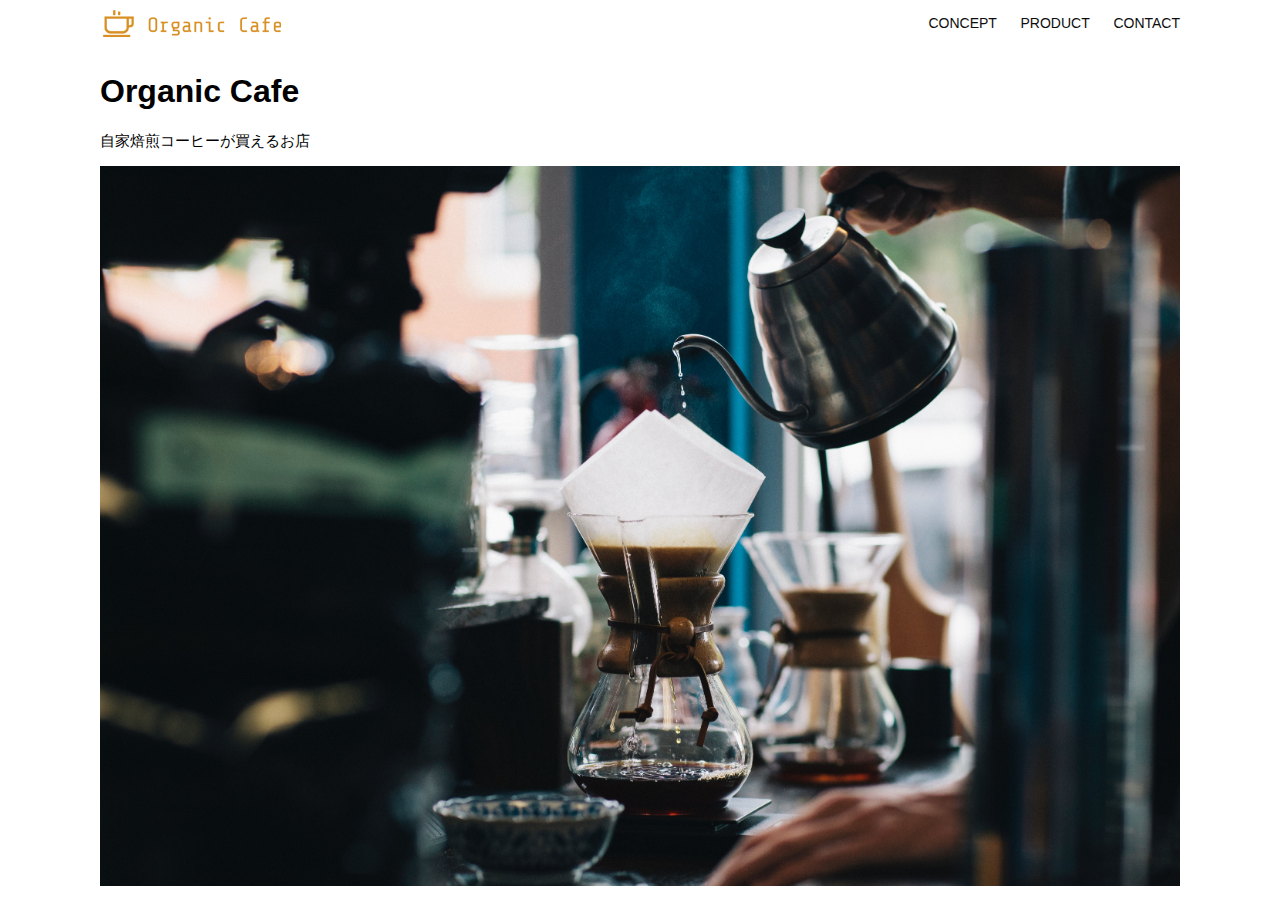
<file: html-css-kadai_013/index.html>
<!DOCTYPE html>
<html>
  <head>
    <title>Organic Cafe</title>
    <meta charset="UTF-8" />
    <meta
      name="description"
      content="自家焙煎のコーヒーがお家で楽しめるOrganic Cafe"
    />
    <meta name="viewport" content="width=device-width, initial-scale=1.0" />
    <link rel="stylesheet" href="style.css" />
  </head>
  <body>
    <!-- ヘッダー -->
    <header>
      <!-- ロゴ -->
      <a href="index.html" id="logo"
        ><img src="images/logo.png" alt="トップページに戻る"
      /></a>

      <!-- PC用ナビゲーション -->
      <nav id="nav-pc">
        <a href="index.html#concept">CONCEPT</a>
        <a href="index.html#product">PRODUCT</a>
        <a href="index.html#contact">CONTACT</a>
      </nav>
      <!-- sp -->
      <img id="menu-sp" src="images/button-menu.png" alt="ナビゲーションを開く" onclick="document.getElementById('nav-sp').style.display = 'block'">
      <nav id="nav-sp">
        <img id="close" src="images/button-close.png" alt="ナビゲーションを閉じる" onclick="document.getElementById('nav-sp').style.display = 'none'">
        <a id="logo-sp" href="index.html" onclick="document.getElementById('nav-sp').style.display = 'none'"><img src="images/logo-sp.png" alt="トップページに戻る"></a>
        <a class="menu" href="index.html#concept" onclick="document.getElementById('nav-sp').style.display = 'none'">CONCEPT</a>
        <a class="menu" href="index.html#product" onclick="document.getElementById('nav-sp').style.display = 'none'">PRODUCT</a>
        <a class="menu" href="index.html#contact" onclick="document.getElementById('nav-sp').style.display = 'none'">CONTACT</a>
      </nav>
    </header>
    <main>
      <article>
        <!-- メインビジュアル -->
        <section id="main-visual">
          <div id="main-message">
            <h1>Organic Cafe</h1>
            <p>自家焙煎コーヒーが買えるお店</p>
          </div>
          <img
            src="images/main-image.jpg"
            alt="コーヒーをハンドドリップで淹れる画像"
          />
        </section>
      </article>
    </main>
  </body>
</html>
</file>
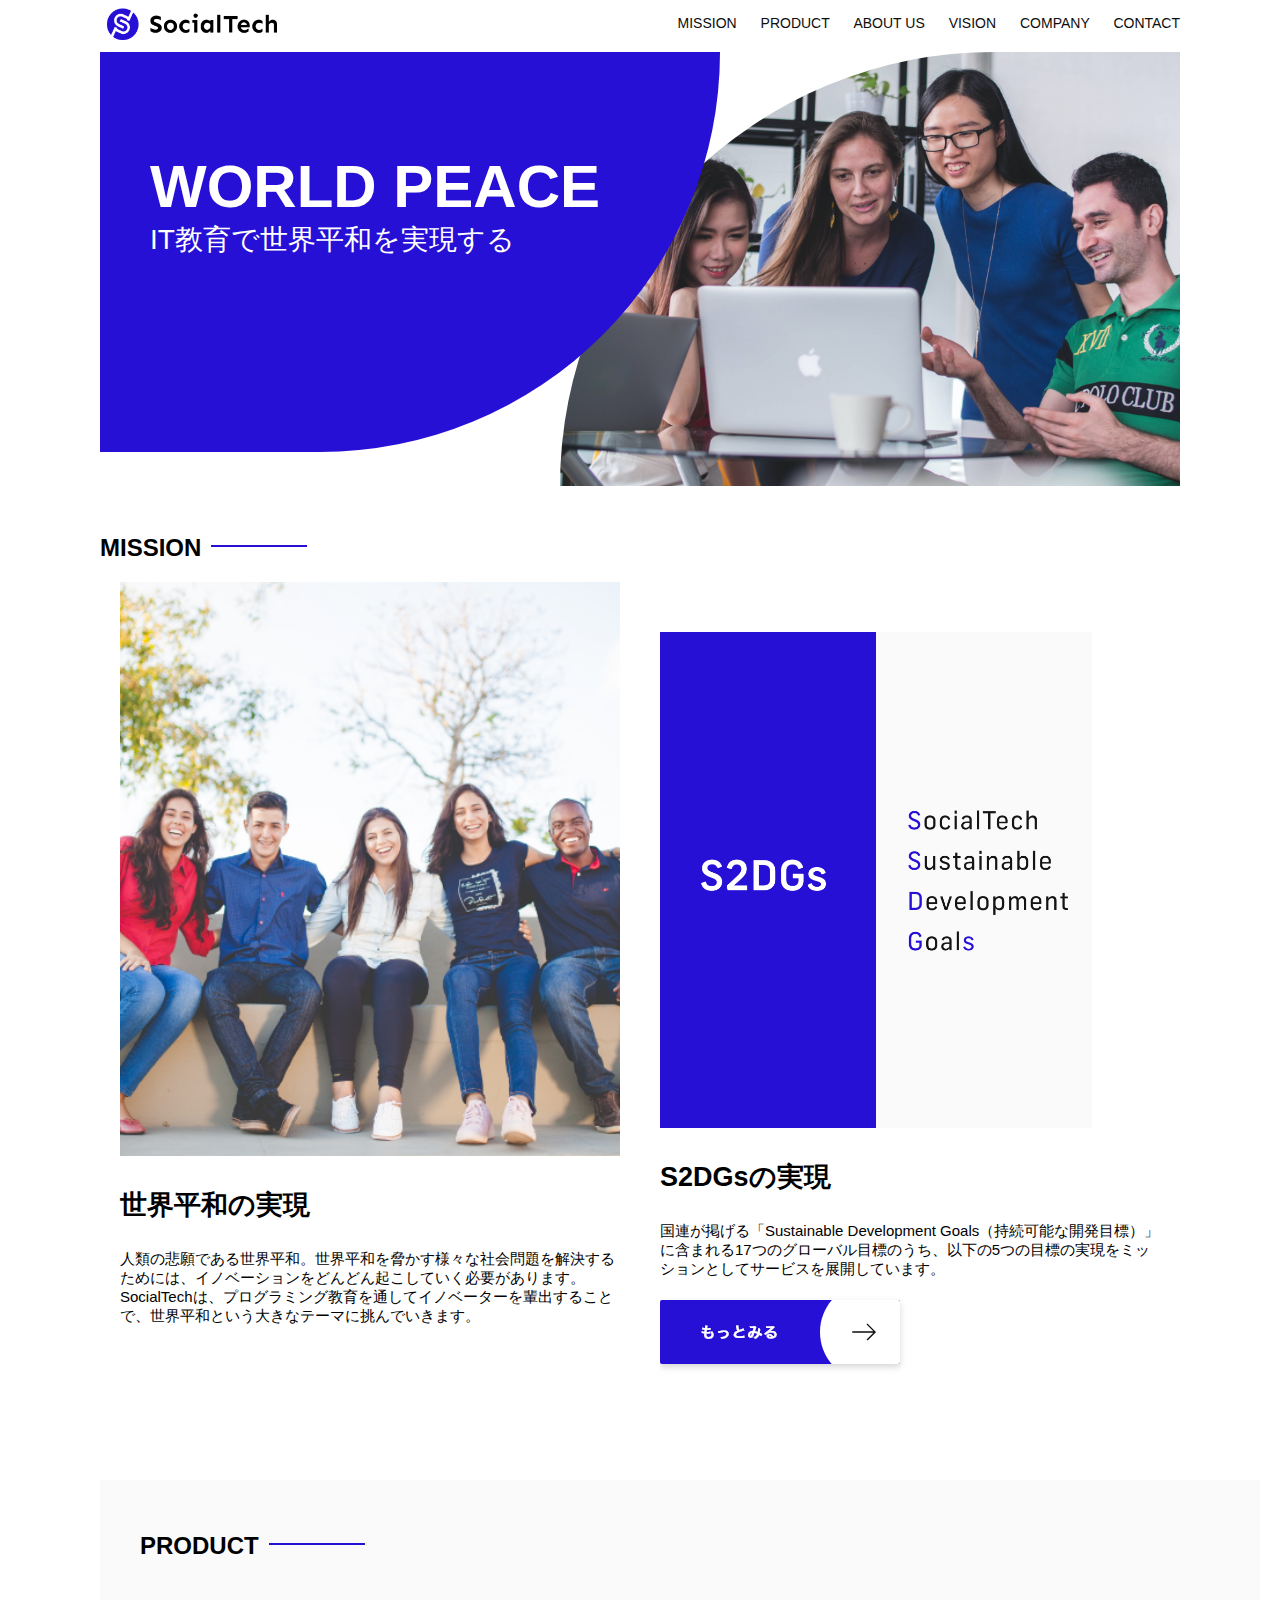
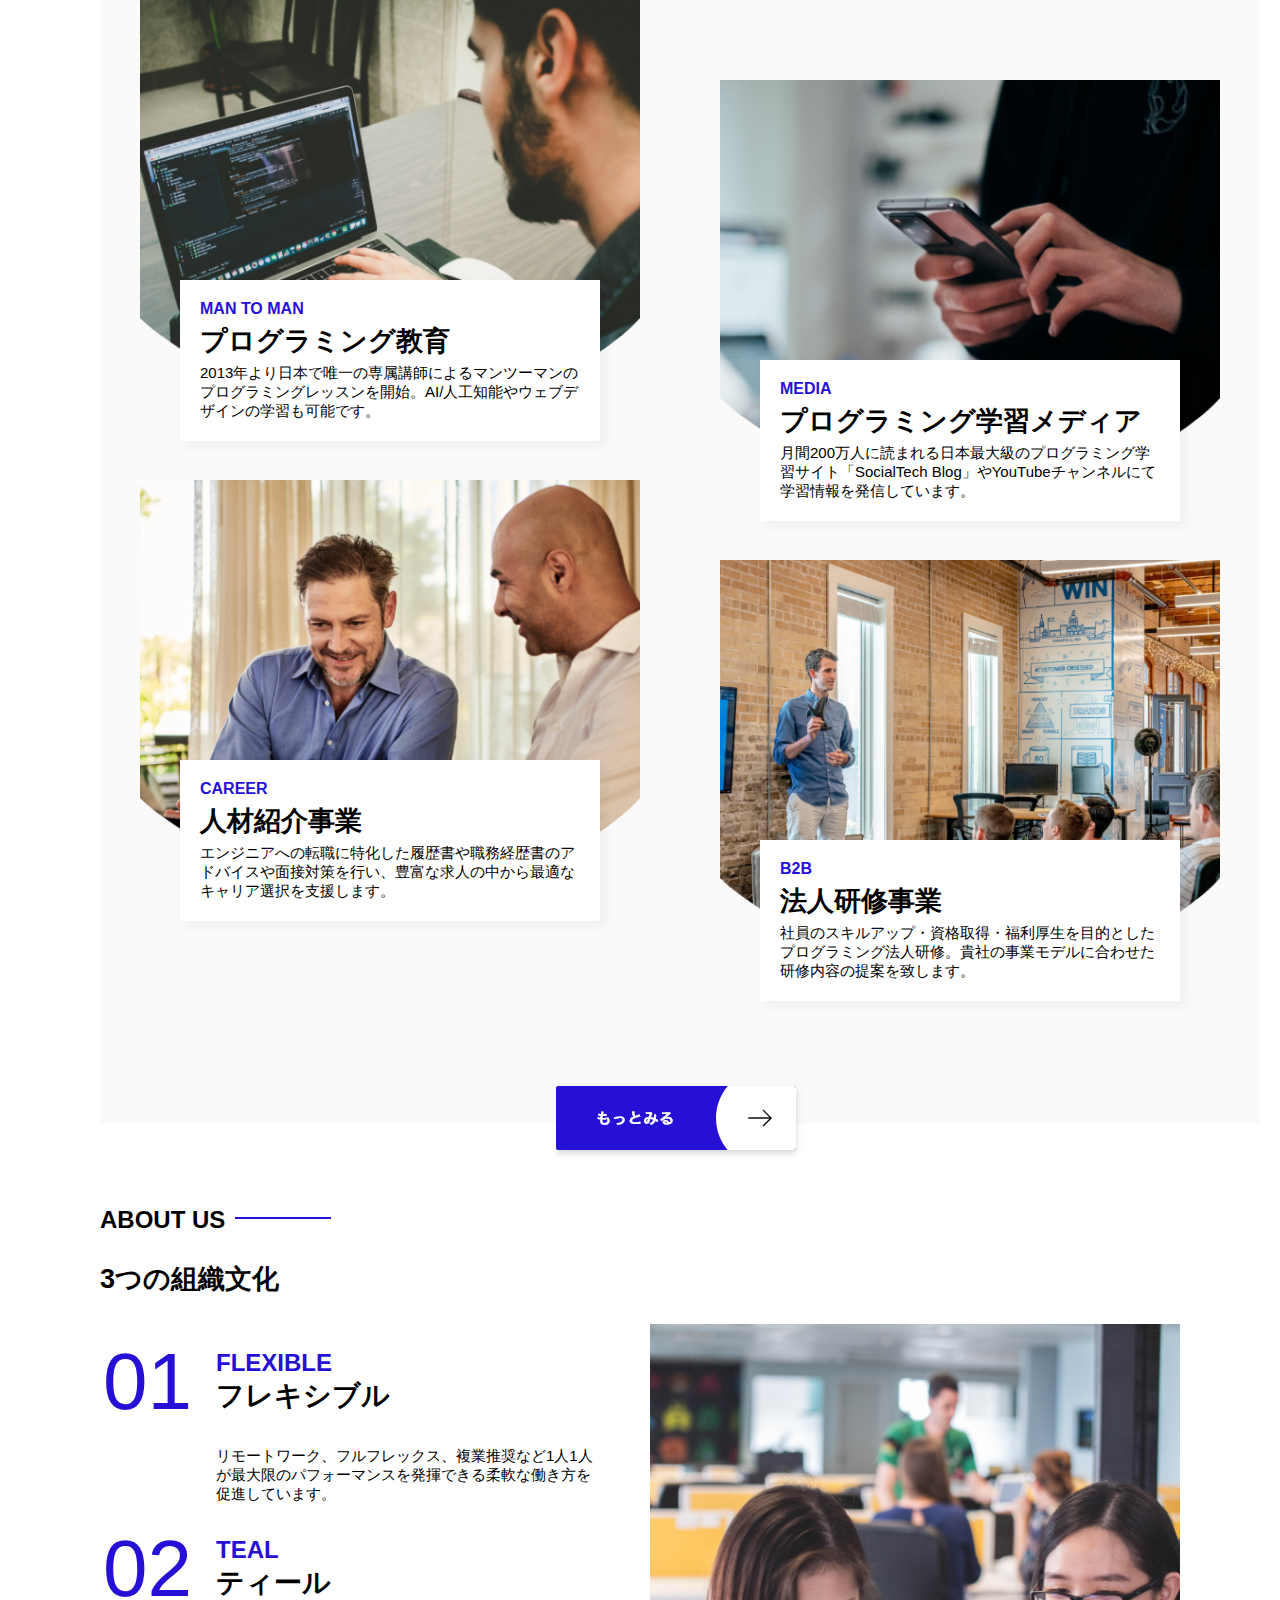
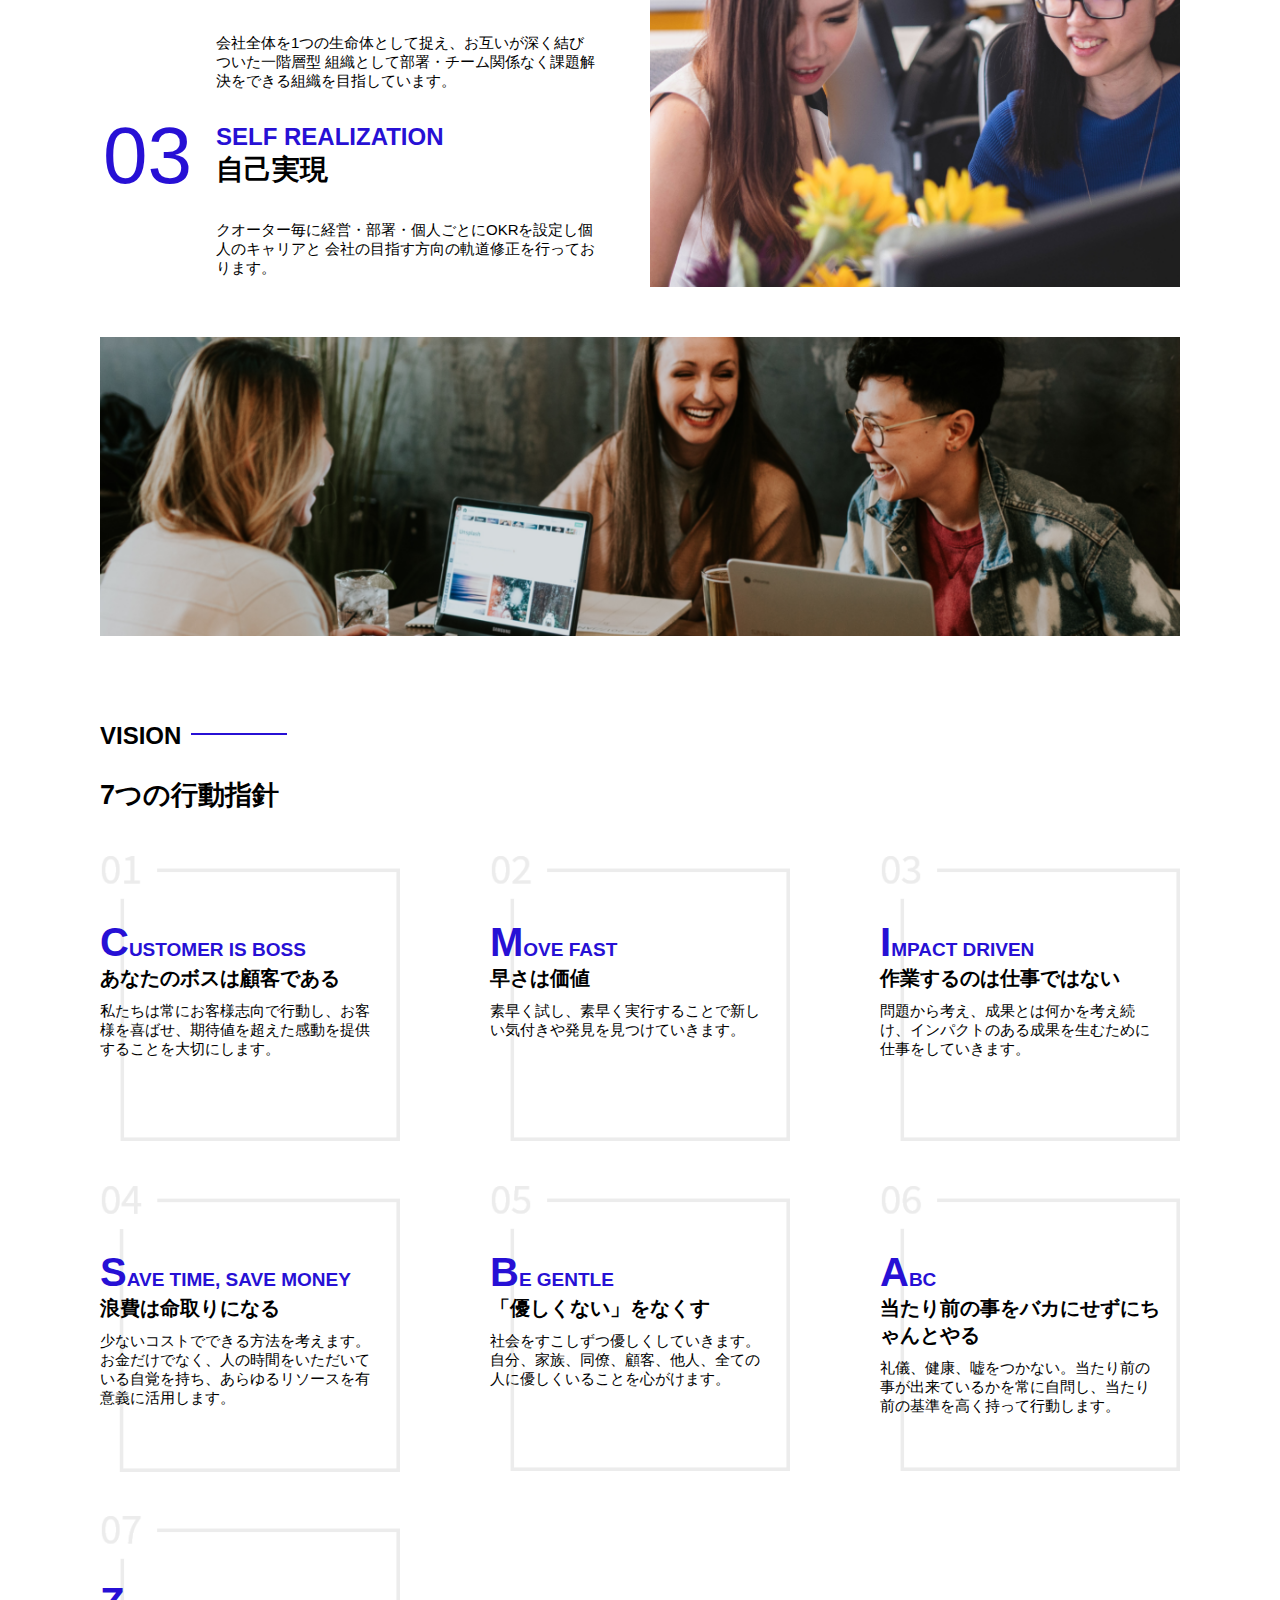
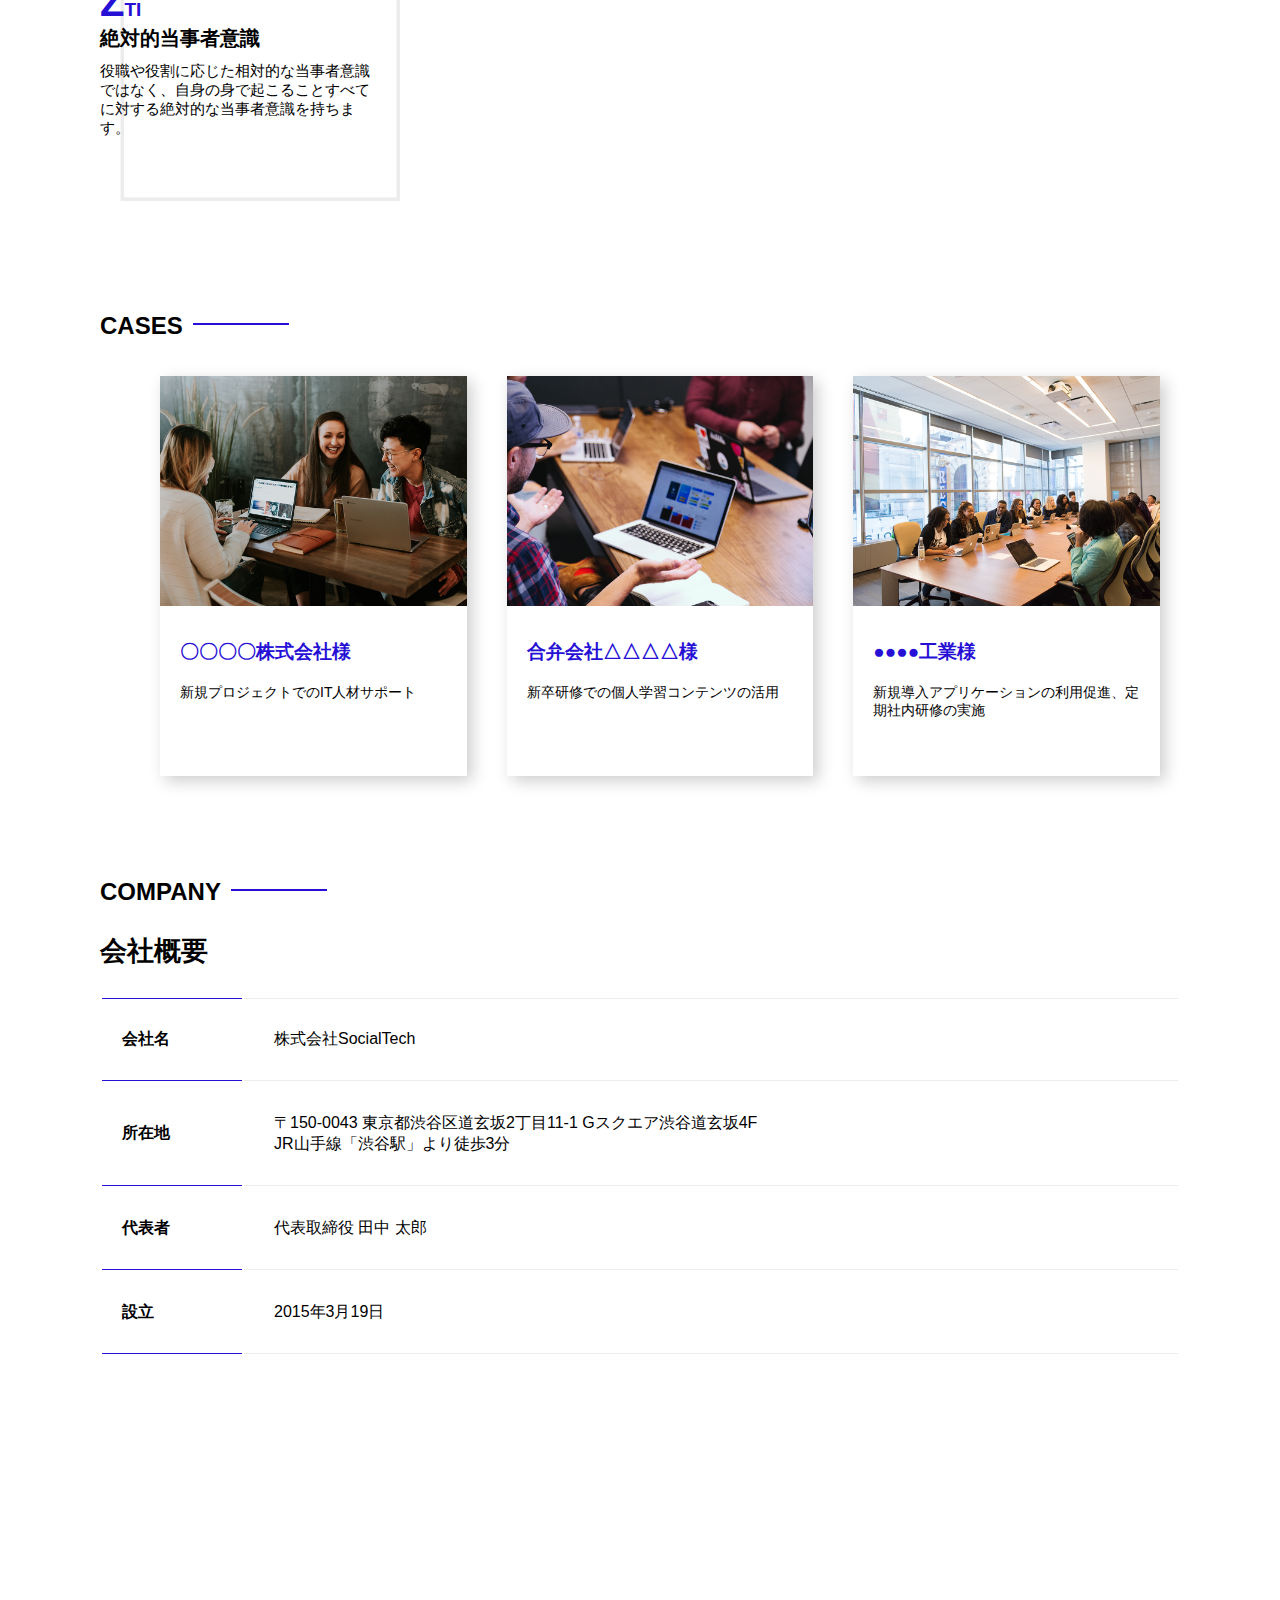
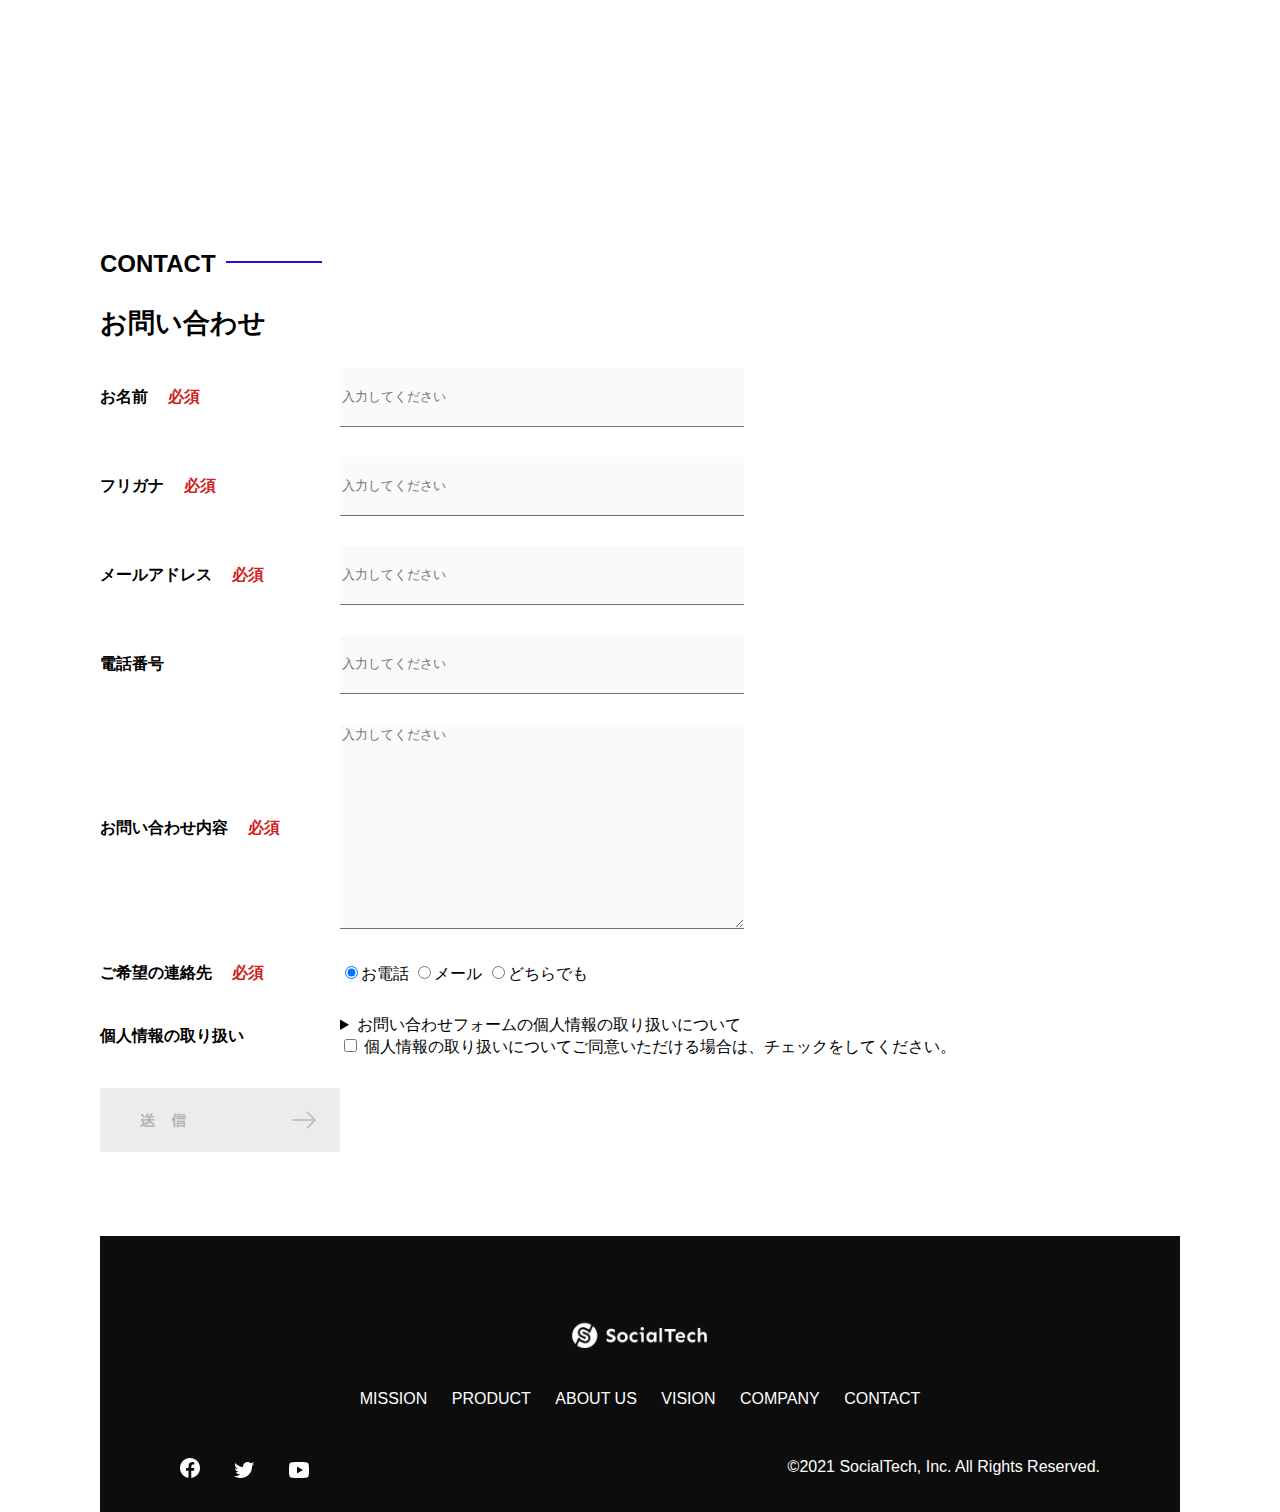
<file: socialtech-kadai_012/index.html>
<!DOCTYPE html>
<html>
  <head>
    <title>SocialTech</title>
    <meta charset="UTF-8" />
    <meta
      name="description"
      content="SocialTechはEdTech業界のリーディングカンパニーを目指します。"
    />
    <meta name="viewport" content="width=device-width, initial-scale=1.0" />
    <link rel="stylesheet" href="style.css" />
  </head>
  <body>
    <!-- ヘッダー -->
    <header>
      <!-- ロゴ -->
      <a href="index.html" id="logo"
        ><img src="images/logo.png" alt="トップページに戻る"
      /></a>

      <!-- PC用ナビゲーション -->
      <nav id="nav-pc">
        <a href="mission.html">MISSION</a>
        <a href="product.html">PRODUCT</a>
        <a href="index.html#aboutus">ABOUT US</a>
        <a href="index.html#vision">VISION</a>
        <a href="index.html#company">COMPANY</a>
        <a href="index.html#contact">CONTACT</a>
      </nav>
    </header>
    <main>
      <article>
        <!-- メインビジュアル -->
        <section id="main-visual">
          <div id="main-message">
            <h1>WORLD PEACE</h1>
            <p>IT教育で世界平和を実現する</p>
          </div>
          <img
            src="images/index/index-main.png"
            alt="PCの周りに集まる多国籍の仲間たち"
          />
        </section>
        <!--ミッション-->
        <section id="mission">
          <h2 class="index-h2">MISSION</h2>
          <div id="mission-flex">
            <div>
              <img
                id="mission-photo"
                src="images/index/index-mission.png"
                alt="屋外のベンチで写真を撮影する多国籍の仲間たち"
              />
              <h3>世界平和の実現</h3>
              <p>
                人類の悲願である世界平和。世界平和を脅かす様々な社会問題を解決するためには、イノベーションをどんどん起こしていく必要があります。SocialTechは、プログラミング教育を通してイノベーターを輩出することで、世界平和という大きなテーマに挑んでいきます。
              </p>
            </div>
            <div>
              <img id="s2dgs" src="images/index/s2dgs.png" alt="S2DGs" />
              <h3>S2DGsの実現</h3>
              <p>
                国連が掲げる「Sustainable Development
                Goals（持続可能な開発目標）」に含まれる17つのグローバル目標のうち、以下の5つの目標の実現をミッションとしてサービスを展開しています。
              </p>
              <a href="mission.html">
                <img src="images/button-more.png" alt="もっとみる" />
              </a>
            </div>
          </div>
        </section>
        <!-- プロダクト -->
        <section id="product">
          <h2 class="index-h2">PRODUCT</h2>
          <div>
            <div id="product-left">
              <div>
                <img
                  class="product-photo"
                  src="images/index/index-mantoman.png"
                  alt="PCでコードを書く男性"
                />
                <div class="product-explain">
                  <span>MAN TO MAN</span>
                  <h3>プログラミング教育</h3>
                  <p>
                    2013年より日本で唯一の専属講師によるマンツーマンのプログラミングレッスンを開始。AI/人工知能やウェブデザインの学習も可能です。
                  </p>
                </div>
              </div>
              <div>
                <img
                  class="product-photo"
                  src="images/index/index-career.png"
                  alt="笑顔で話し合う2人の男性"
                />
                <div class="product-explain">
                  <span>CAREER</span>
                  <h3>人材紹介事業</h3>
                  <p>
                    エンジニアへの転職に特化した履歴書や職務経歴書のアドバイスや面接対策を行い、豊富な求人の中から最適なキャリア選択を支援します。
                  </p>
                </div>
              </div>
            </div>
            <div id="product-right">
              <div>
                <img
                  class="product-photo"
                  src="images/index/index-media.png"
                  alt="スマートフォンを操作する人"
                />
                <div class="product-explain">
                  <span>MEDIA</span>
                  <h3>プログラミング学習メディア</h3>
                  <p>
                    月間200万人に読まれる日本最大級のプログラミング学習サイト「SocialTech
                    Blog」やYouTubeチャンネルにて学習情報を発信しています。
                  </p>
                </div>
              </div>
              <div>
                <img
                  class="product-photo"
                  src="images/index/index-b2b.png"
                  alt="講演中の男性とそれを聴く人々"
                />
                <div class="product-explain">
                  <span>B2B</span>
                  <h3>法人研修事業</h3>
                  <p>
                    社員のスキルアップ・資格取得・福利厚生を目的としたプログラミング法人研修。貴社の事業モデルに合わせた研修内容の提案を致します。
                  </p>
                </div>
              </div>
            </div>
          </div>
          <div>
            <a id="product-more" href="product.html">
              <img src="images/button-more.png" alt="もっとみる" />
            </a>
          </div>
        </section>
        <!---ABOUT US-->
        <section id="aboutus">
          <h2 class="index-h2">ABOUT US</h2>
          <h3>3つの組織文化</h3>
          <div>
            <table class="culture-table">
              <tr>
                <td>
                  <span class="culture-num">01</span>
                </td>
                <td>
                  <span class="culture-en">FLEXIBLE</span>
                  <span class="culture-jp">フレキシブル</span>
                </td>
              </tr>
              <tr>
                <td>
                  <!--空のセル-->
                </td>
                <td>
                  <p class="culture-description">
                    リモートワーク、フルフレックス、複業推奨など1人1人が最大限のパフォーマンスを発揮できる柔軟な働き方を促進しています。
                  </p>
                </td>
              </tr>
              <tr>
                <td>
                  <span class="culture-num">02</span>
                </td>
                <td>
                  <span class="culture-en">TEAL</span>
                  <span class="culture-jp">ティール</span>
                </td>
              </tr>
              <tr>
                <td>
                  <!--空のセル-->
                </td>
                <td>
                  <p class="culture-description">
                    会社全体を1つの生命体として捉え、お互いが深く結びついた一階層型
                    組織として部署・チーム関係なく課題解決をできる組織を目指しています。
                  </p>
                </td>
              </tr>
              <tr>
                <td>
                  <span class="culture-num">03</span>
                </td>
                <td>
                  <span class="culture-en">SELF REALIZATION</span>
                  <span class="culture-jp">自己実現</span>
                </td>
              </tr>
              <tr>
                <td>
                  <!--空のセル-->
                </td>
                <td>
                  <p class="culture-description">
                    クオーター毎に経営・部署・個人ごとにOKRを設定し個人のキャリアと
                    会社の目指す方向の軌道修正を行っております。
                  </p>
                </td>
              </tr>
            </table>
            <img
              class="culture-img"
              src="images/index/index-aboutus1.png"
              alt="笑顔で話し合う2人の女性"
            />
          </div>
          <img
            class="culture-img2"
            src="images/index/index-aboutus2.png"
            alt="笑顔で話し合う3人の男女"
          />
        </section>
        <!-- VISION -->
        <section id="vision">
          <h2 class="index-h2">VISION</h2>
          <h3>7つの行動指針</h3>
          <div>
            <div class="vision-box">
              <img src="images/index/vision-01.png" alt="01" />
              <span>
                <h4>CUSTOMER IS BOSS</h4>
                <h5>あなたのボスは顧客である</h5>
                <p>
                  私たちは常にお客様志向で行動し、お客様を喜ばせ、期待値を超えた感動を提供することを大切にします。
                </p>
              </span>
            </div>
            <div class="vision-box">
              <img src="images/index/vision-02.png" alt="02" />
              <span>
                <h4>MOVE FAST</h4>
                <h5>早さは価値</h5>
                <p>
                  素早く試し、素早く実行することで新しい気付きや発見を見つけていきます。
                </p>
              </span>
            </div>
            <div class="vision-box">
              <img src="images/index/vision-03.png" alt="03" />
              <span>
                <h4>IMPACT DRIVEN</h4>
                <h5>作業するのは仕事ではない</h5>
                <p>
                  問題から考え、成果とは何かを考え続け、インパクトのある成果を生むために仕事をしていきます。
                </p>
              </span>
            </div>
            <div class="vision-box">
              <img src="images/index/vision-04.png" alt="04" />
              <span>
                <h4>SAVE TIME, SAVE MONEY</h4>
                <h5>浪費は命取りになる</h5>
                <p>
                  少ないコストでできる方法を考えます。お金だけでなく、人の時間をいただいている自覚を持ち、あらゆるリソースを有意義に活用します。
                </p>
              </span>
            </div>
            <div class="vision-box">
              <img src="images/index/vision-05.png" alt="05" />
              <span>
                <h4>BE GENTLE</h4>
                <h5>「優しくない」をなくす</h5>
                <p>
                  社会をすこしずつ優しくしていきます。自分、家族、同僚、顧客、他人、全ての人に優しくいることを心がけます。
                </p>
              </span>
            </div>
            <div class="vision-box">
              <img src="images/index/vision-06.png" alt="06" />
              <span>
                <h4>ABC</h4>
                <h5>当たり前の事をバカにせずにちゃんとやる</h5>
                <p>
                  礼儀、健康、嘘をつかない。当たり前の事が出来ているかを常に自問し、当たり前の基準を高く持って行動します。
                </p>
              </span>
            </div>
            <div class="vision-box">
              <img src="images/index/vision-07.png" alt="07" />
              <span>
                <h4>ZTI</h4>
                <h5>絶対的当事者意識</h5>
                <p>
                  役職や役割に応じた相対的な当事者意識ではなく、自身の身で起こることすべてに対する絶対的な当事者意識を持ちます。
                </p>
              </span>
            </div>
          </div>
        </section>
        <!-- CASES -->
        <section id="cases">
          <h2 class="index-h2">CASES</h2>
          <ul>
            <li class="case-card">
              <img class="case-img" src="images/index/case-1.png" alt="仲良く語り合う3人">
              <div class="case-info">
                <h3 class="case-name">〇〇〇〇株式会社様</h3>
                <p class="case-content">新規プロジェクトでのIT人材サポート</p>
              </div>
            </li>
            <li class="case-card">
              <img class="case-img" src="images/index/case-2.png" alt="PCでコンテンツを見る">
              <div class="case-info">
                <h3 class="case-name">合弁会社△△△△様</h3>
                <p class="case-content">新卒研修での個人学習コンテンツの活用</p>
              </div>
            </li>
            <li class="case-card">
              <img class="case-img" src="images/index/case-3.png" alt="社内研修中の会議室">
              <div class="case-info">
                <h3 class="case-name">●●●●工業様</h3>
                <p class="case-content">新規導入アプリケーションの利用促進、定期社内研修の実施</p>
              </div>
            </li>
          </ul>
        </section>
 
        <!-- COMPANY -->
        <section id="company">
          <h2 class="index-h2">COMPANY</h2>
          <h3>会社概要</h3>
          <table id="company-table">
            <tr>
              <th class="tableheader-first">会社名</th>
              <td class="cell-first">株式会社SocialTech</td>
            </tr>
            <tr>
              <th class="tableheader">所在地</th>
              <td class="cell">
                〒150-0043 東京都渋谷区道玄坂2丁目11-1 Gスクエア渋谷道玄坂4F<br />JR山手線「渋谷駅」より徒歩3分
              </td>
            </tr>
            <tr>
              <th class="tableheader">代表者</th>
              <td class="cell">代表取締役 田中 太郎</td>
            </tr>
            <tr>
              <th class="tableheader">設立</th>
              <td class="cell">2015年3月19日</td>
            </tr>
          </table>
          <iframe
            src="https://www.google.com/maps/embed?pb=!1m18!1m12!1m3!1d3241.7759544892483!2d139.69399665123464!3d35.65789123876098!2m3!1f0!2f0!3f0!3m2!1i1024!2i768!4f13.1!3m3!1m2!1s0x60188caa0042e8d1%3A0xba130bea826a7aa2!2z44CSMTUwLTAwNDMg5p2x5Lqs6YO95riL6LC35Yy66YGT546E5Z2C77yS5LiB55uu77yR77yR4oiS77yR!5e0!3m2!1sja!2sjp!4v1636872991912!5m2!1sja!2sjp"
            style="border: 0"
            allowfullscreen=""
            loading="lazy"
          >
          </iframe>
        </section>
        <!-- お問い合わせフォーム -->
        <section id="contact">
          <h2 class="index-h2">CONTACT</h2>
          <h3>お問い合わせ</h3>
          <form>
            <div>
              <div class="contact-heading">
                <label class="contact-label"
                  >お名前<span class="contact-span">必須</span></label
                >
              </div>
              <div class="contact-form">
                <input
                  type="text"
                  name="name"
                  placeholder="入力してください"
                  class="contact-textbox"
                />
              </div>
            </div>
            <div>
              <div class="contact-heading">
                <label class="contact-label"
                  >フリガナ<span class="contact-span">必須</span></label
                >
              </div>
              <div>
                <input
                  type="text"
                  name="hurigana"
                  placeholder="入力してください"
                  class="contact-textbox"
                />
              </div>
            </div>
            <div>
              <div class="contact-heading">
                <label class="contact-label"
                  >メールアドレス<span class="contact-span">必須</span></label
                >
              </div>
              <div>
                <input
                  type="text"
                  name="email"
                  placeholder="入力してください"
                  class="contact-textbox"
                />
              </div>
            </div>
            <div>
              <div class="contact-heading">
                <label class="contact-label">電話番号</label>
              </div>
              <div>
                <input
                  type="text"
                  name="tel"
                  placeholder="入力してください"
                  class="contact-textbox"
                />
              </div>
            </div>
            <div>
              <div class="contact-heading">
                <label class="contact-label"
                  >お問い合わせ内容<span class="contact-span">必須</span></label
                >
              </div>
              <div>
                <textarea
                  class="contact-textarea"
                  placeholder="入力してください"
                  name="message"
                ></textarea>
              </div>
            </div>
            <div>
              <div class="contact-heading">
                <label class="contact-label"
                  >ご希望の連絡先<span class="contact-span">必須</span></label
                >
              </div>
              <div>
                <input
                  class="radiobutton"
                  type="radio"
                  value="tel"
                  name="contact"
                  checked
                /><label>お電話</label>
                <input
                  class="radiobutton"
                  type="radio"
                  value="mail"
                  name="contact"
                /><label>メール</label>
                <input
                  class="radiobutton"
                  type="radio"
                  value="both"
                  name="contact"
                /><label>どちらでも</label>
              </div>
            </div>
            <div>
              <div class="contact-heading">
                <label class="contact-label">個人情報の取り扱い</label>
              </div>
              <div>
                <details>
                  <summary>
                    お問い合わせフォームの個人情報の取り扱いについて
                  </summary>
                  <div>
                    <span>１．組織の名称又は氏名</span><br />
                    株式会社SocialTech<br /><br />
                    <span
                      >２．個人情報保護管理者（若しくはその代理人）の氏名又は職名、所属及び連絡先
                      鈴木 一郎 コーポレート部</span
                    ><br />
                    メールアドレス：support@socialtech.net<br />
                    TEL：03-xxxx-xxxx<br />
                    <span>３．個人情報の利用目的</span><br />
                    ・本サービス及び本サービスに関連する情報の提供又はそれらに関する連絡のため<br />
                    ・ユーザーの本人確認のため<br />
                    ・当社サービスのご案内のため<br />
                    ・当社の商品等の広告または宣伝（電子メールによるものを含むものとします。）<br /><br />
                    <span>４．個人情報の取り扱い業務の委託</span><br />
                    個人情報の取扱業務の全部または一部を外部に業務委託する場合があります。<br />
                    その際、弊社は、個人情報を適切に保護できる管理体制を敷き実行していることを条件として<br />
                    委託先を厳選したうえで、機密保持契約を委託先と締結し、お客様の個人情報を厳密に管理させます。<br /><br />
                    <span>５．個人情報の開示等の請求</span><br />
                    お客様は、弊社に対してご自身の個人情報の開示等（利用目的の通知、開示、内容の訂正・追加・削除、利用の停止または消去、第三者への提供の停止）に関して、当社問合わせ窓口に申し出ることができます。<br />
                    その際、弊社はお客様ご本人を確認させていただいたうえで、合理的な期間内に対応いたします。<br /><br />
                    なお、個人情報に関する弊社問合わせ先は、次の通りです。<br /><br />
                    株式会社SocialTech　個人情報問合せ窓口<br />
                    〒150-0043　東京都渋谷区道玄坂2丁目11-1 Ｇスクエア渋谷道玄坂
                    4F<br />
                    メールアドレス：support@socialtech.net　TEL：03-xxxx-xxxx<br /><br />
                    <span>６．個人情報を提供されることの任意性について</span
                    ><br /><br />
                    お客様がご自身の個人情報を弊社に提供されるか否かは、お客様のご判断によりますが、もしご提供されない場合には、適切なサービスが提供できない場合がありますので予めご了承ください。
                  </div>
                </details>
                <input type="checkbox" name="agree" />
                <span
                  >個人情報の取り扱いについてご同意いただける場合は、チェックをしてください。</span
                >
              </div>
            </div>
            <input
              type="image"
              value="Submit"
              src="images/button-submit.png"
              alt="送信する"
            />
          </form>
        </section>
      </article>
      <footer>
        <div id="footer-logo">
          <img src="images/logo-sp.png" alt="SocialTech" />
        </div>
        <div id="footer-link">
          <a href="mission.html">MISSION</a>
          <a href="product.html">PRODUCT</a>
          <a href="index.html#aboutus">ABOUT US</a>
          <a href="index.html#vision">VISION</a>
          <a href="index.html#company">COMPANY</a>
          <a href="index.html#contact">CONTACT</a>
        </div>
        <div id="sns-footer">
          <a href="https://www.facebook.com/sejuku2013"
            ><img src="images/button-facebook.png" alt="Facebookのリンク"
          /></a>
          <a href="https://twitter.com/samuraijuku"
            ><img src="images/button-twitter.png" alt="Twitterのリンク"
          /></a>
          <a href="https://www.youtube.com/channel/UCCFOQO5aDK0xXam4cUQXT8g"
            ><img src="images/button-youtube.png" alt="YouTubeのリンク"
          /></a>
          <span id="copyright"
            >&copy;2021 SocialTech, Inc. All Rights Reserved.
          </span>
        </div>
      </footer>
    </main>
  </body>
</html>
</file>
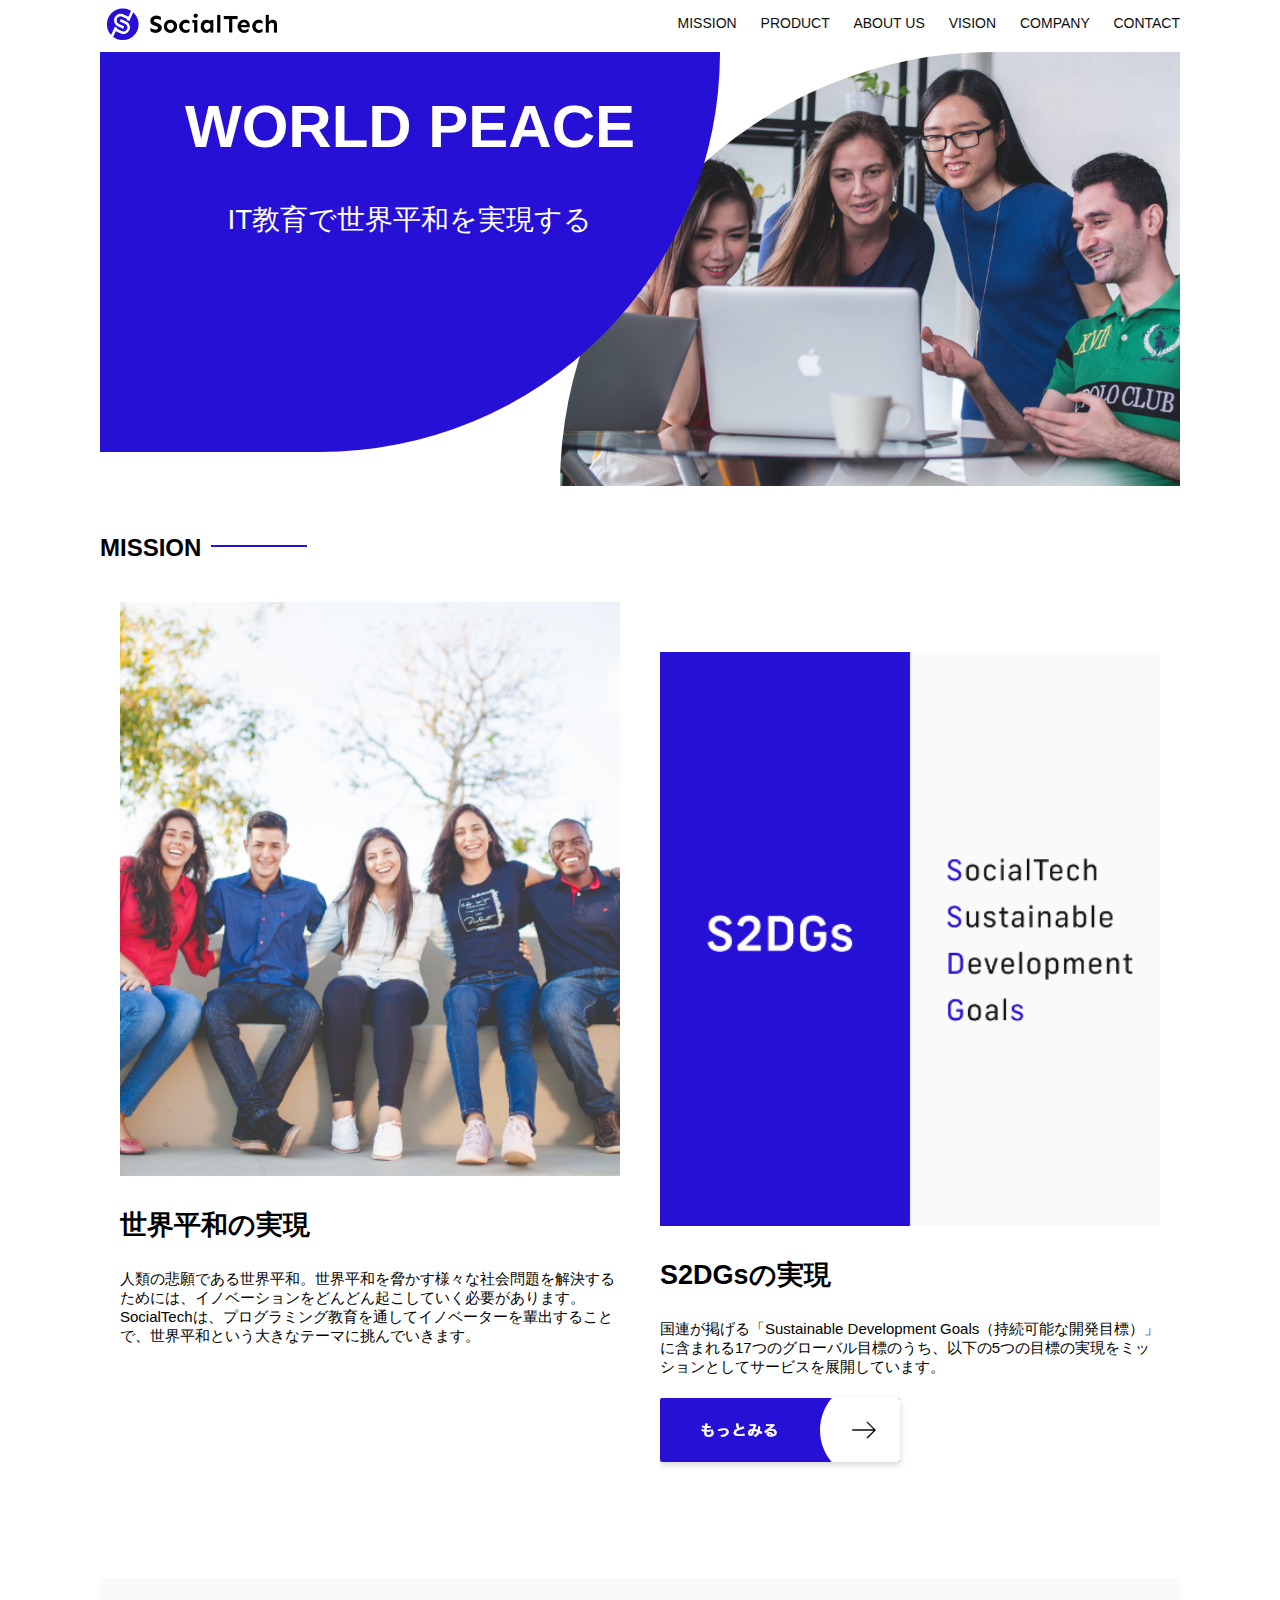
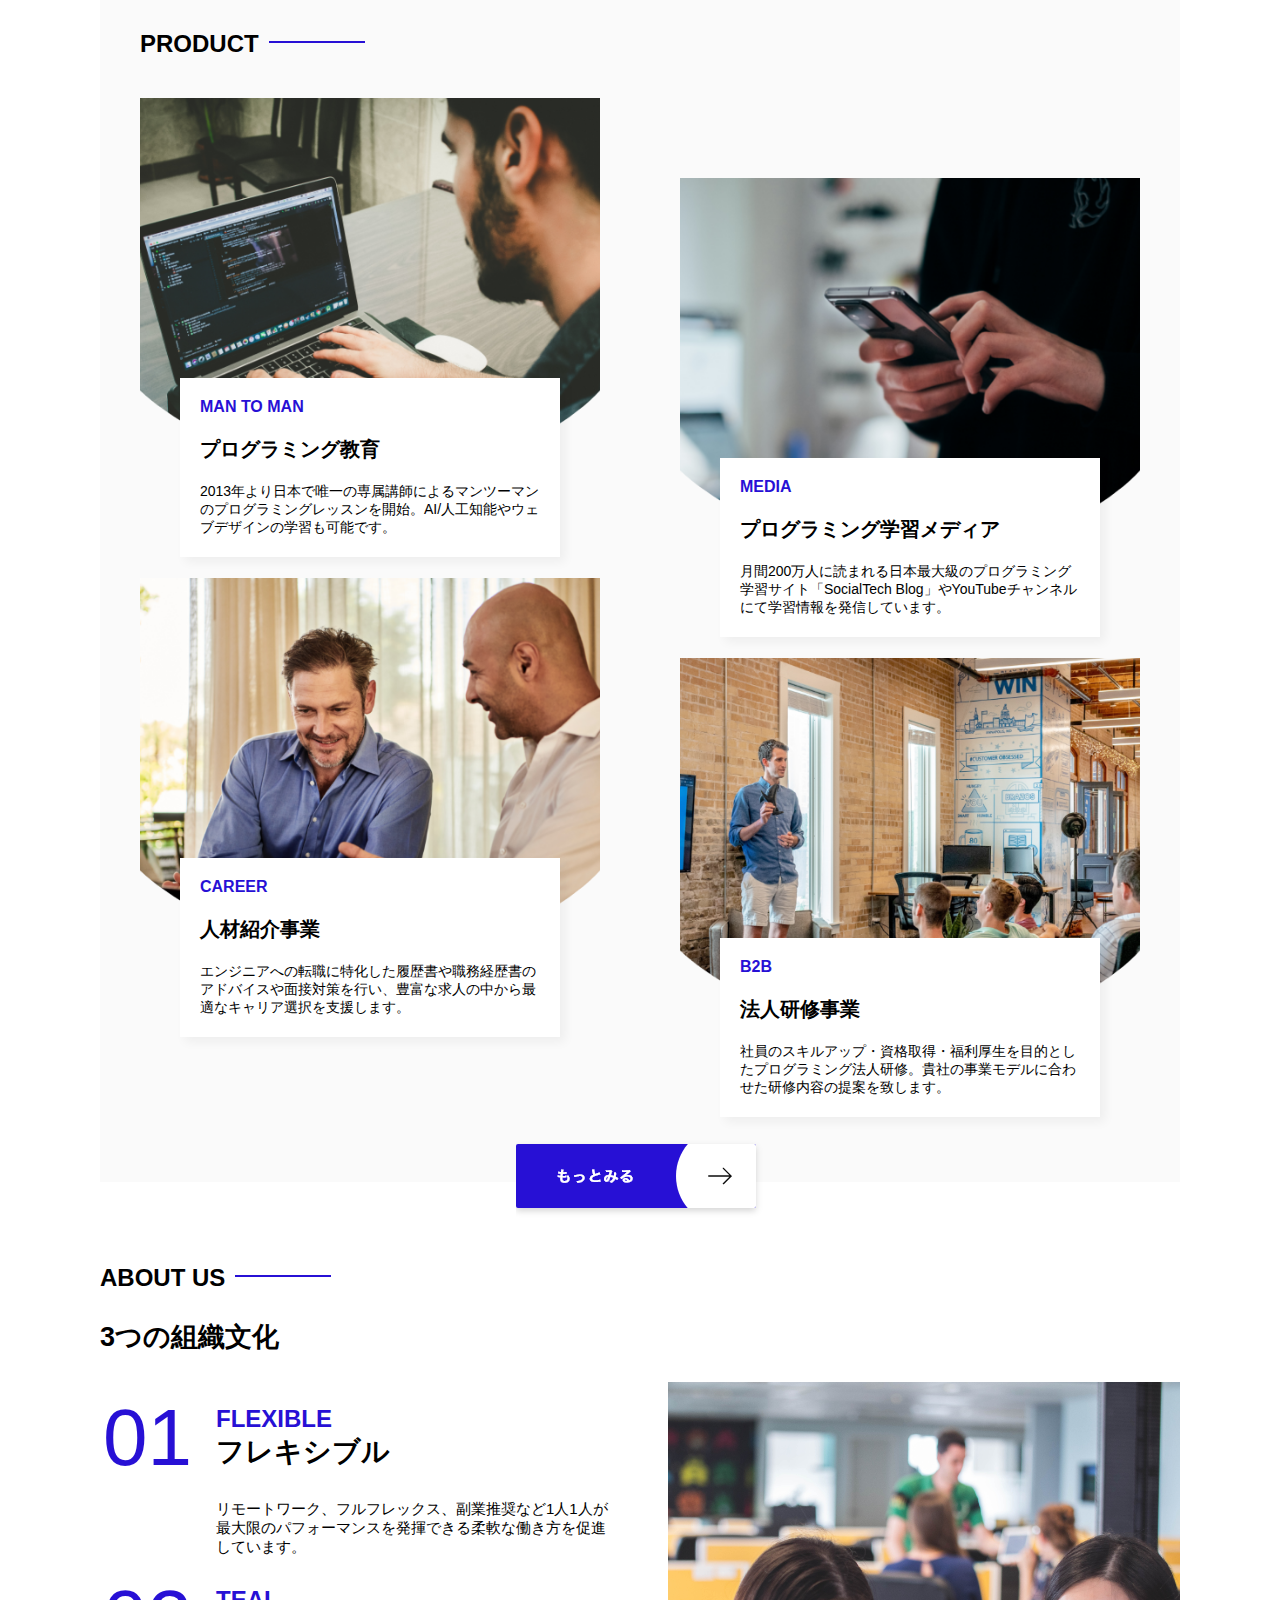
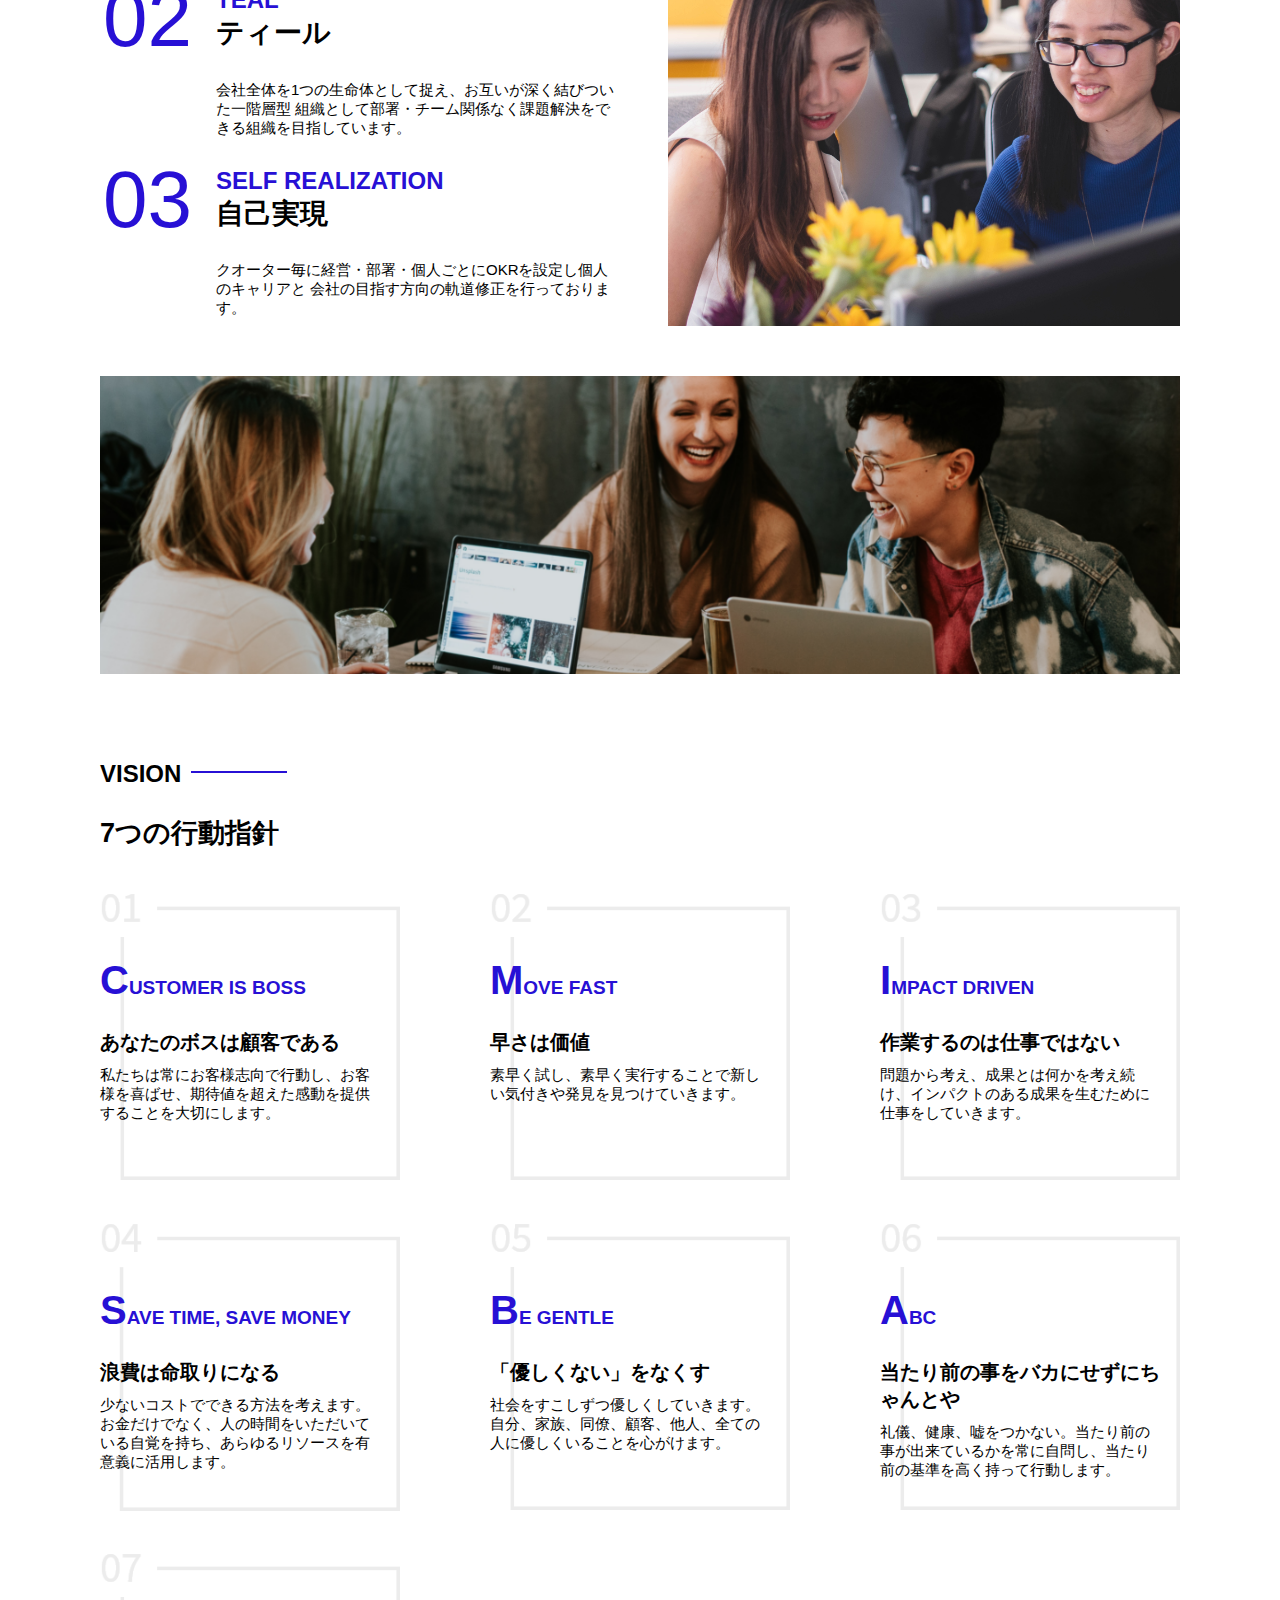
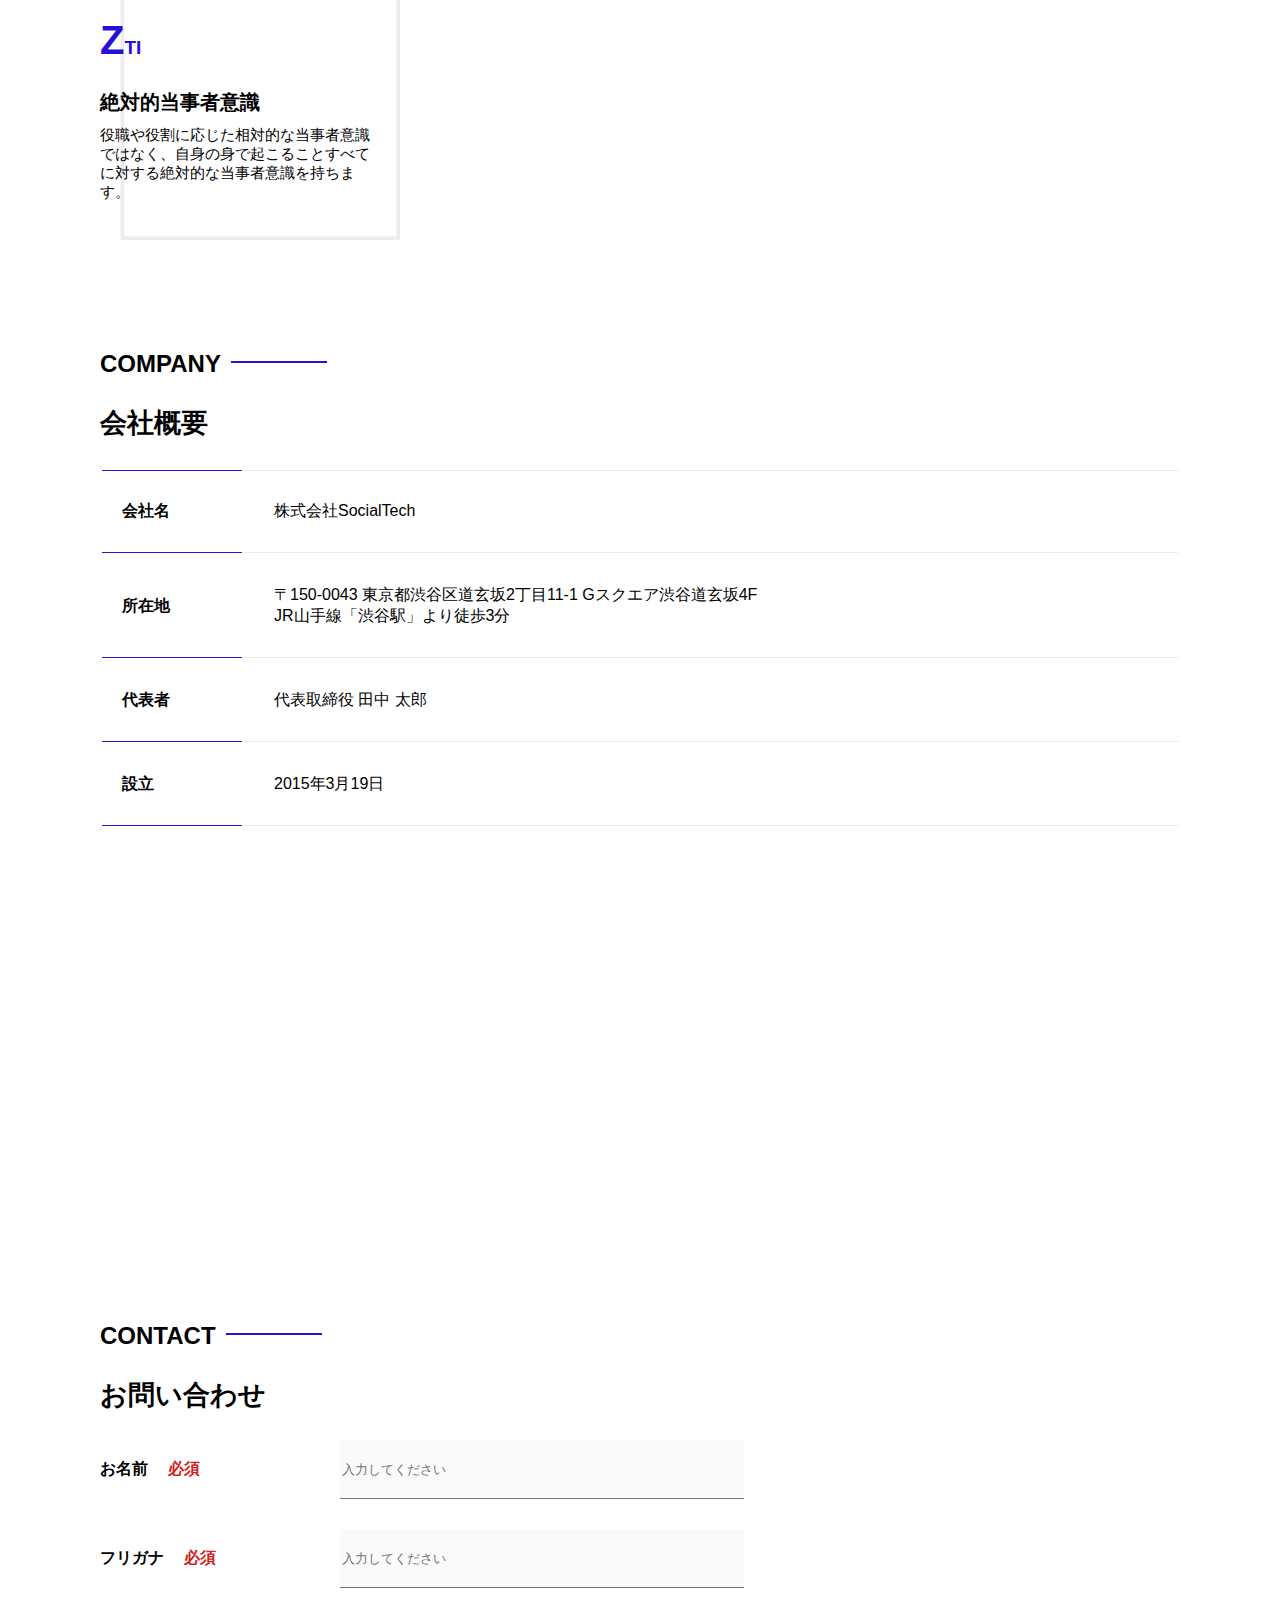
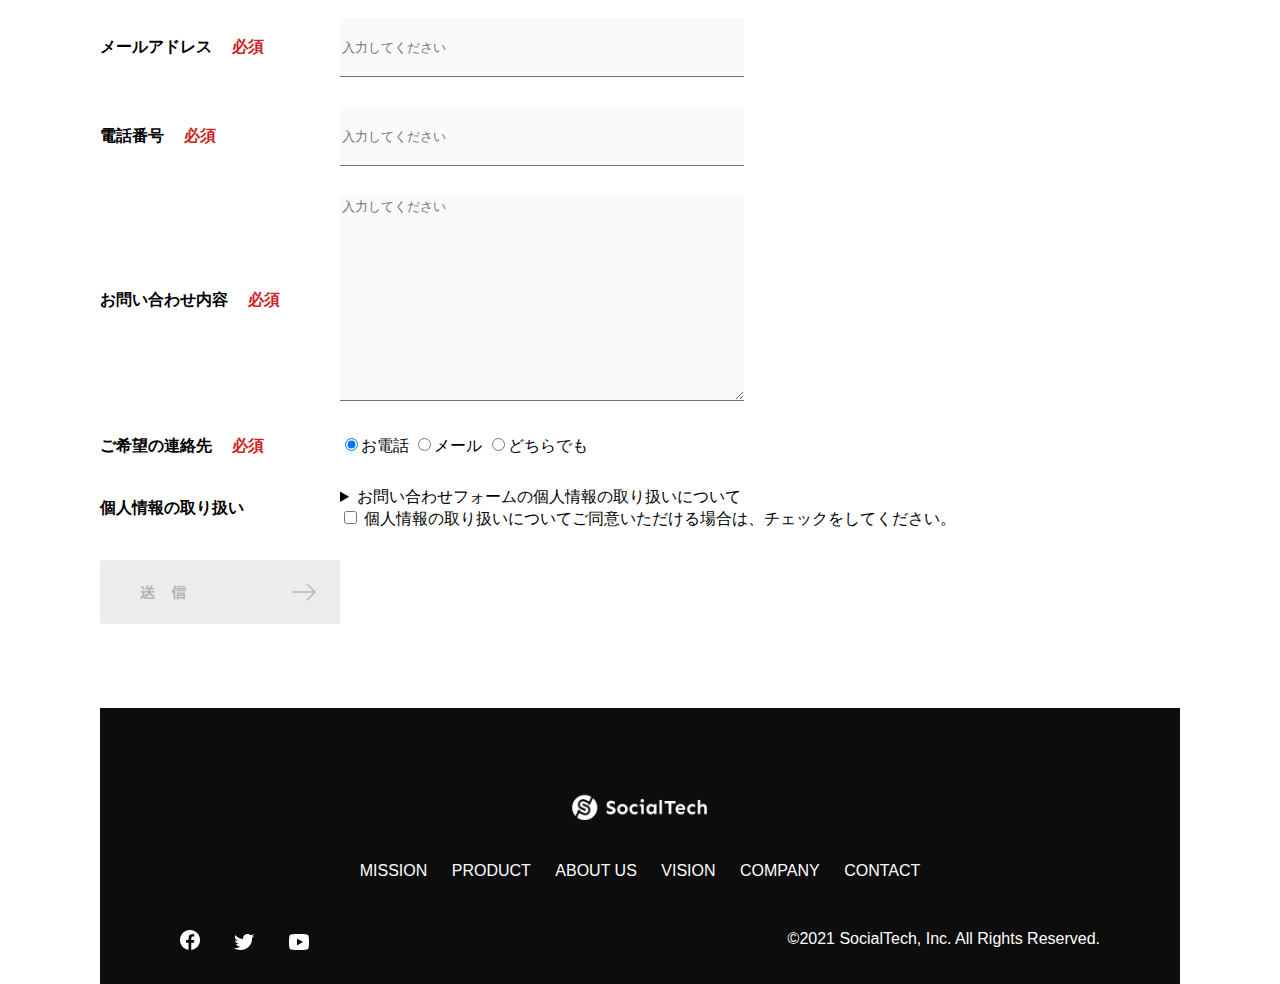
<file: kadai_tutorial_output/socialtechのコピー/index.html>
<!DOCTYPE html>
<html lang="ja">
<head>
  <meta charset="UTF-8">
  <meta name="viewport" content="width=device-width, initial-scale=1.0">
  <title>SocialTech</title>
  <meta name="description" content="SocialTechはEdTech業界のリーディングカンパニーを目指します。">
  <link rel="stylesheet" href="style.css">
</head>
<body>
  <!-- HEADER -->
  <header>
    <a href="index.html" id="logo"><img src="images/logo.png" alt="トップページに戻る"></a>

    <nav id="nav-pc">
      <a href="mission.html">MISSION</a>
      <a href="product.html">PRODUCT</a>
      <a href="index.html#aboutus">ABOUT US</a>
      <a href="index.html#vision">VISION</a>
      <a href="index.html#company">COMPANY</a>
      <a href="index.html#contact">CONTACT</a>
    </nav>
    <!-- sp -->
    <img id="menu-sp" src="images/button-menu.png" alt="ナビゲーションを開く" onclick="document.getElementById('nav-sp').style.display = 'block'">
    <nav id="nav-sp">
      <img id="close" src="images/button-close.png" alt="ナビゲーションを閉じる" onclick="document.getElementById('nav-sp').style.display = 'none'">
      <a id="logo-sp" href="index.html" onclick="document.getElementById('nav-sp').style.display = 'none'"><img src="images/logo-sp.png" alt="トップページに戻る"></a>
      <a class="menu" href="mission.html" onclick="document.getElementById('nav-sp').style.display = 'none'">MISSION</a>
      <a class="menu" href="product.html" onclick="document.getElementById('nav-sp').style.display = 'none'">PRODUCT</a>
      <a class="menu" href="index.html#aboutus" onclick="document.getElementById('nav-sp').style.display = 'none'">ABOUT US</a>
      <a class="menu" href="index.html#vision" onclick="document.getElementById('nav-sp').style.display = 'none'">VISION</a>
      <a class="menu" href="index.html#company" onclick="document.getElementById('nav-sp').style.display = 'none'">COMPANY</a>
      <a class="menu" href="index.html#contact" onclick="document.getElementById('nav-sp').style.display = 'none'">CONTACT</a>
      <div id="sns">
        <a href="https://www.facebook.com/sejuku2013"><img src="images/button-facebook.png" alt="Facebookのリンク"></a>
        <a href="https://twitter.com/samuraijuku"><img src="images/button-twitter.png" alt="Twitterのリンク"></a>
        <a href="https://www.youtube.com/channel/UCCFOQO5aDK0xXam4cUQXT8g"><img src="images/button-youtube.png" alt="YouTubeのリンク"></a>
      </div>
    </nav>
  </header>

  <main>
    <article>
      <!-- MAIN VISUAL -->
      <section id="main-visual">
        <div id="main-message">
          <h1>WORLD PEACE</h1>
          <p>IT教育で世界平和を実現する</p>
        </div>
        <img src="images/index/index-main.png" alt="PCの周りに集まる多国籍の仲間たち">
      </section>

      <!-- MISSION -->
      <section id="mission">
        <h2 class="index-h2">MISSION</h2>
        <div id="mission-flex">
          <div>
            <img id="mission-photo" src="images/index/index-mission.png" alt="屋外のベンチで写真を撮影する多国籍の仲間たち">
            <h3>世界平和の実現</h3>
            <p>
              人類の悲願である世界平和。世界平和を脅かす様々な社会問題を解決するためには、イノベーションをどんどん起こしていく必要があります。SocialTechは、プログラミング教育を通してイノベーターを輩出することで、世界平和という大きなテーマに挑んでいきます。
             </p>
          </div>
          <div>
            <img id="s2dgs" src="images/index/s2dgs.png" alt="S2DGs">
            <h3>S2DGsの実現</h3>
            <p>国連が掲げる「Sustainable Development Goals（持続可能な開発目標）」に含まれる17つのグローバル目標のうち、以下の5つの目標の実現をミッションとしてサービスを展開しています。</p>
            <a href="mission.html">
              <img src="images/button-more.png" alt="もっとみる">
            </a>
          </div>
        </div>
      </section>

      <!-- PRODUCT -->
      <section id="product">
        <h2 class="index-h2">PRODUCT</h2>
        <div id="product-flex">
          <div id="product-left">
            <div class="product-box">
              <img class="product-photo" src="images/index/index-mantoman.png" alt="PCでコードを書く男性">
              <div class="product-explain">
                <span>MAN TO MAN</span>
                <h3>プログラミング教育</h3>
                <p>2013年より日本で唯一の専属講師によるマンツーマンのプログラミングレッスンを開始。AI/人工知能やウェブデザインの学習も可能です。</p>
              </div>
            </div>
            <div class="product-box">
              <img class="product-photo" src="images/index/index-career.png" alt="笑顔で話し合う2人の男性">
              <div class="product-explain">
                <span>CAREER</span>
                <h3>人材紹介事業</h3>
                <p>エンジニアへの転職に特化した履歴書や職務経歴書のアドバイスや面接対策を行い、豊富な求人の中から最適なキャリア選択を支援します。</p>
              </div>
            </div>
          </div>
          <div id="product-right">
            <div class="product-box">
              <img class="product-photo" src="images/index/index-media.png" alt="Pスマートフォンを操作する人">
              <div class="product-explain">
                <span>MEDIA</span>
                <h3>プログラミング学習メディア</h3>
                <p>月間200万人に読まれる日本最大級のプログラミング学習サイト「SocialTech Blog」やYouTubeチャンネルにて学習情報を発信しています。</p>
              </div>
            </div>
            <div class="product-box">
              <img class="product-photo" src="images/index/index-b2b.png" alt="講演中の男性とそれを聴く人々">
              <div class="product-explain">
                <span>B2B</span>
                <h3>法人研修事業</h3>
                <p>社員のスキルアップ・資格取得・福利厚生を目的としたプログラミング法人研修。貴社の事業モデルに合わせた研修内容の提案を致します。</p>
              </div>
            </div>
          </div>
        </div> 
        <div id="product-more">
          <a href="product.html">
            <img src="images/button-more.png" alt="もっとみる">
          </a>
        </div>
      </section>

      <!-- ABOUT US -->
      <section id="aboutus">  
        <h2 class="index-h2">ABOUT US</h2>
        <h3>3つの組織文化</h3>
        <div id="aboutus-flex">
          <table class="culture-table">
            <!-- 01 -->
            <tr>
              <td>
                <span class="culture-num">01</span>
              </td>
              <td>
                <span class="culture-en">FLEXIBLE</span>
                <span class="culture-jp">フレキシブル</span>
              </td>
            </tr>
            <tr>
              <td>
                <!-- entity -->
              </td>
              <td>
                <p class="culture-description">
                  リモートワーク、フルフレックス、副業推奨など1人1人が最大限のパフォーマンスを発揮できる柔軟な働き方を促進しています。
                </p>
              </td>
            </tr>
            <!-- 02 -->
            <tr>
              <td>
                <span class="culture-num">02</span>
              </td>
              <td>
                <span class="culture-en">TEAL</span>
                <span class="culture-jp">ティール</span>
              </td>
            </tr>
            <tr>
              <td>
                <!-- entity -->
              </td>
              <td>
                <p class="culture-description">
                  会社全体を1つの生命体として捉え、お互いが深く結びついた一階層型
                   組織として部署・チーム関係なく課題解決をできる組織を目指しています。
                </p>
              </td>
            </tr>
            <!-- 03 -->
            <tr>
              <td>
                <span class="culture-num">03</span>
              </td>
              <td>
                <span class="culture-en">SELF REALIZATION</span>
                <span class="culture-jp">自己実現</span>
              </td>
            </tr>
            <tr>
              <td>
                <!-- entity -->
              </td>
              <td>
                <p class="culture-description">
                  クオーター毎に経営・部署・個人ごとにOKRを設定し個人のキャリアと
                   会社の目指す方向の軌道修正を行っております。
                </p>
              </td>
            </tr>
          </table>
          <img class="culture-img" src="images/index/index-aboutus1.png" alt="笑顔で話し合う2人の女性">
        </div>
        <img class="culture-img2" src="images/index/index-aboutus2.png" alt="笑顔で話し合う3人の男女">
      </section>

      <!-- VISION -->
      <section id="vision">
        <h2 class="index-h2">VISION</h2>
        <h3>7つの行動指針</h3>
        <div id="vision-flex">
          <div class="vision-box">
            <img src="images/index/vision-01.png" alt="01">
            <span>
              <h4>CUSTOMER IS BOSS</h4>
              <h5>あなたのボスは顧客である</h5>
              <p>私たちは常にお客様志向で行動し、お客様を喜ばせ、期待値を超えた感動を提供することを大切にします。</p>
            </span>
          </div>
          <div class="vision-box">
            <img src="images/index/vision-02.png" alt="02">
            <span>
              <h4>MOVE FAST</h4>
              <h5>早さは価値</h5>
              <p>素早く試し、素早く実行することで新しい気付きや発見を見つけていきます。</p>
            </span>
          </div><div class="vision-box">
            <img src="images/index/vision-03.png" alt="03">
            <span>
              <h4>IMPACT DRIVEN</h4>
              <h5>作業するのは仕事ではない</h5>
              <p>問題から考え、成果とは何かを考え続け、インパクトのある成果を生むために仕事をしていきます。</p>
            </span>
          </div><div class="vision-box">
            <img src="images/index/vision-04.png" alt="04">
            <span>
              <h4>SAVE TIME, SAVE MONEY</h4>
              <h5>浪費は命取りになる</h5>
              <p>少ないコストでできる方法を考えます。お金だけでなく、人の時間をいただいている自覚を持ち、あらゆるリソースを有意義に活用します。</p>
            </span>
          </div><div class="vision-box">
            <img src="images/index/vision-05.png" alt="05">
            <span>
              <h4>BE GENTLE</h4>
              <h5>「優しくない」をなくす</h5>
              <p>社会をすこしずつ優しくしていきます。自分、家族、同僚、顧客、他人、全ての人に優しくいることを心がけます。</p>
            </span>
          </div><div class="vision-box">
            <img src="images/index/vision-06.png" alt="06">
            <span>
              <h4>ABC</h4>
              <h5>当たり前の事をバカにせずにちゃんとや</h5>
              <p>礼儀、健康、嘘をつかない。当たり前の事が出来ているかを常に自問し、当たり前の基準を高く持って行動します。</p>
            </span>
          </div>
          <div class="vision-box">
            <img src="images/index/vision-07.png" alt="07">
            <span>
              <h4>ZTI</h4>
              <h5>絶対的当事者意識</h5>
              <p>役職や役割に応じた相対的な当事者意識ではなく、自身の身で起こることすべてに対する絶対的な当事者意識を持ちます。</p>
            </span>
          </div>
        </div>
      </section>

      <!-- COMPANY -->
      <section id="company">
        <h2 class="index-h2">COMPANY</h2>
        <h3>会社概要</h3>
        <table id="company-table">
          <tr>
            <th class="tableheader tableheader-first">会社名</th>
            <td class="cell cell-first">株式会社SocialTech</td>
          </tr>
          <tr>
            <th class="tableheader">所在地</th>
            <td class="cell">〒150-0043 東京都渋谷区道玄坂2丁目11-1 Gスクエア渋谷道玄坂4F<br>JR山手線「渋谷駅」より徒歩3分</td>
          </tr>
          <tr>
            <th class="tableheader">代表者</th>
            <td class="cell">代表取締役 田中 太郎</td>
          </tr>
          <tr>
            <th class="tableheader">設立</th>
            <td class="cell">2015年3月19日</td>
          </tr>
        </table>
        <iframe src="https://www.google.com/maps/embed?pb=!1m18!1m12!1m3!1d3241.7739223224576!2d139.6961571!3d35.6579413!2m3!1f0!2f0!3f0!3m2!1i1024!2i768!4f13.1!3m3!1m2!1s0x60188be0535d9a81%3A0x2224a9d185e7697b!2z44CSMTUwLTAwNDMg5p2x5Lqs6YO95riL6LC35Yy66YGT546E5Z2C77yS5LiB55uu77yR77yR4oiS77yRIGcgNGY!5e0!3m2!1sja!2sjp!4v1710905805178!5m2!1sja!2sjp" width="600" height="450" style="border:0;" allowfullscreen="" loading="lazy" referrerpolicy="no-referrer-when-downgrade"></iframe>
      </section>

      <!-- CONTACT -->
      <section id="contact">
        <h2 class="index-h2">CONTACT</h2>
        <h3>お問い合わせ</h3>
        <form action="https://api.staticforms.xyz/submit" method="post">
          <input type="text" name="honeypot" style="display:none">
          <input type="hidden" name="accessKey" value="703f556b-2b3a-4bf7-b0cd-d9015793cbbe">
          <input type="hidden" name="subject" value="お問い合わせフォーム">
          <input type="hidden" name="replyTo" value="shousugawara0224@docomo.ne.jp">
          <input type="hidden" name="redirectTo" value="">     
          <div>
            <div class="contact-heading">
              <label class="contact-label">お名前<span class="contact-span">必須</span></label>
            </div>
            <div>
              <input type="text" name="name" placeholder="入力してください" class="contact-textbox">
            </div>
          </div>
          <div>
            <div class="contact-heading">
              <label class="contact-label">フリガナ<span class="contact-span">必須</span></label>
            </div>
            <div>
              <input type="text" name="hurigana" placeholder="入力してください" class="contact-textbox">
            </div>
          </div>
          <div>
            <div class="contact-heading">
              <label class="contact-label">メールアドレス<span class="contact-span">必須</span></label>
            </div>
            <div>
              <input type="text" name="email" placeholder="入力してください" class="contact-textbox">
            </div>
          </div>
          <div>
            <div class="contact-heading">
              <label class="contact-label">電話番号<span class="contact-span">必須</span></label>
            </div>
            <div>
              <input type="text" name="tel" placeholder="入力してください" class="contact-textbox">
            </div>
          </div>
          </div>
          <div>
            <div class="contact-heading">
              <label class="contact-label">お問い合わせ内容<span class="contact-span">必須</span></label>
            </div>
            <div>
              <textarea class="contact-textarea" placeholder="入力してください" name="message"></textarea>
            </div> 
          </div>
          <div>
            <div class="contact-heading">
              <label class="contact-label">ご希望の連絡先<span class="contact-span">必須</span></label>
            </div>
            <div>
              <input class="radiobutton" type="radio" value="tel" name="contact" checked><label>お電話</label>
              <input class="radiobutton" type="radio" value="mail" name="contact"><label>メール</label>
              <input class="radiobutton" type="radio" value="both" name="contact"><label>どちらでも</label>
            </div>
          </div>
          <div>
            <div class="contact-heading">
              <label class="contact-label">個人情報の取り扱い</label>
            </div>
            <div>
              <details>
                <summary>お問い合わせフォームの個人情報の取り扱いについて</summary>
                <div><span>aaa</span></div>
              </details>
              <input type="checkbox" name="agree">
              <span>個人情報の取り扱いについてご同意いただける場合は、チェックをしてください。</span>
            </div>
          </div>
          <input type="image" src="images/button-submit.png" alt="送信する">
        </form>
      </section>
    </article>
  </main>

  <!-- FOOTER -->
  <footer>
    <div id="footer-logo">
      <img src="images/logo-sp.png" alt="SocialTech">
    </div>
    <div id="footer-link">
      <a href="mission.html">MISSION</a>
      <a href="product.html">PRODUCT</a>
      <a href="index.html#aboutus">ABOUT US</a>
      <a href="index.html#vision">VISION</a>
      <a href="index.html#company">COMPANY</a>
      <a href="index.html#contact">CONTACT</a>
    </div>
    <div id="sns-footer">
      <a href="https://www.facebook.com/sejuku2013"><img src="images/button-facebook.png" alt="Facebookのリンク"></a>
      <a href="https://twitter.com/samuraijuku"><img src="images/button-twitter.png" alt="Twitterのリンク"></a>
      <a href="https://www.youtube.com/channel/UCCFOQO5aDK0xXam4cUQXT8g"><img src="images/button-youtube.png" alt="YouTubeのリンク"></a>
      <span id="copyright">&copy;2021 SocialTech, Inc. All Rights Reserved.</span>
    </div>
  </footer>
</body>

</html>
</file>
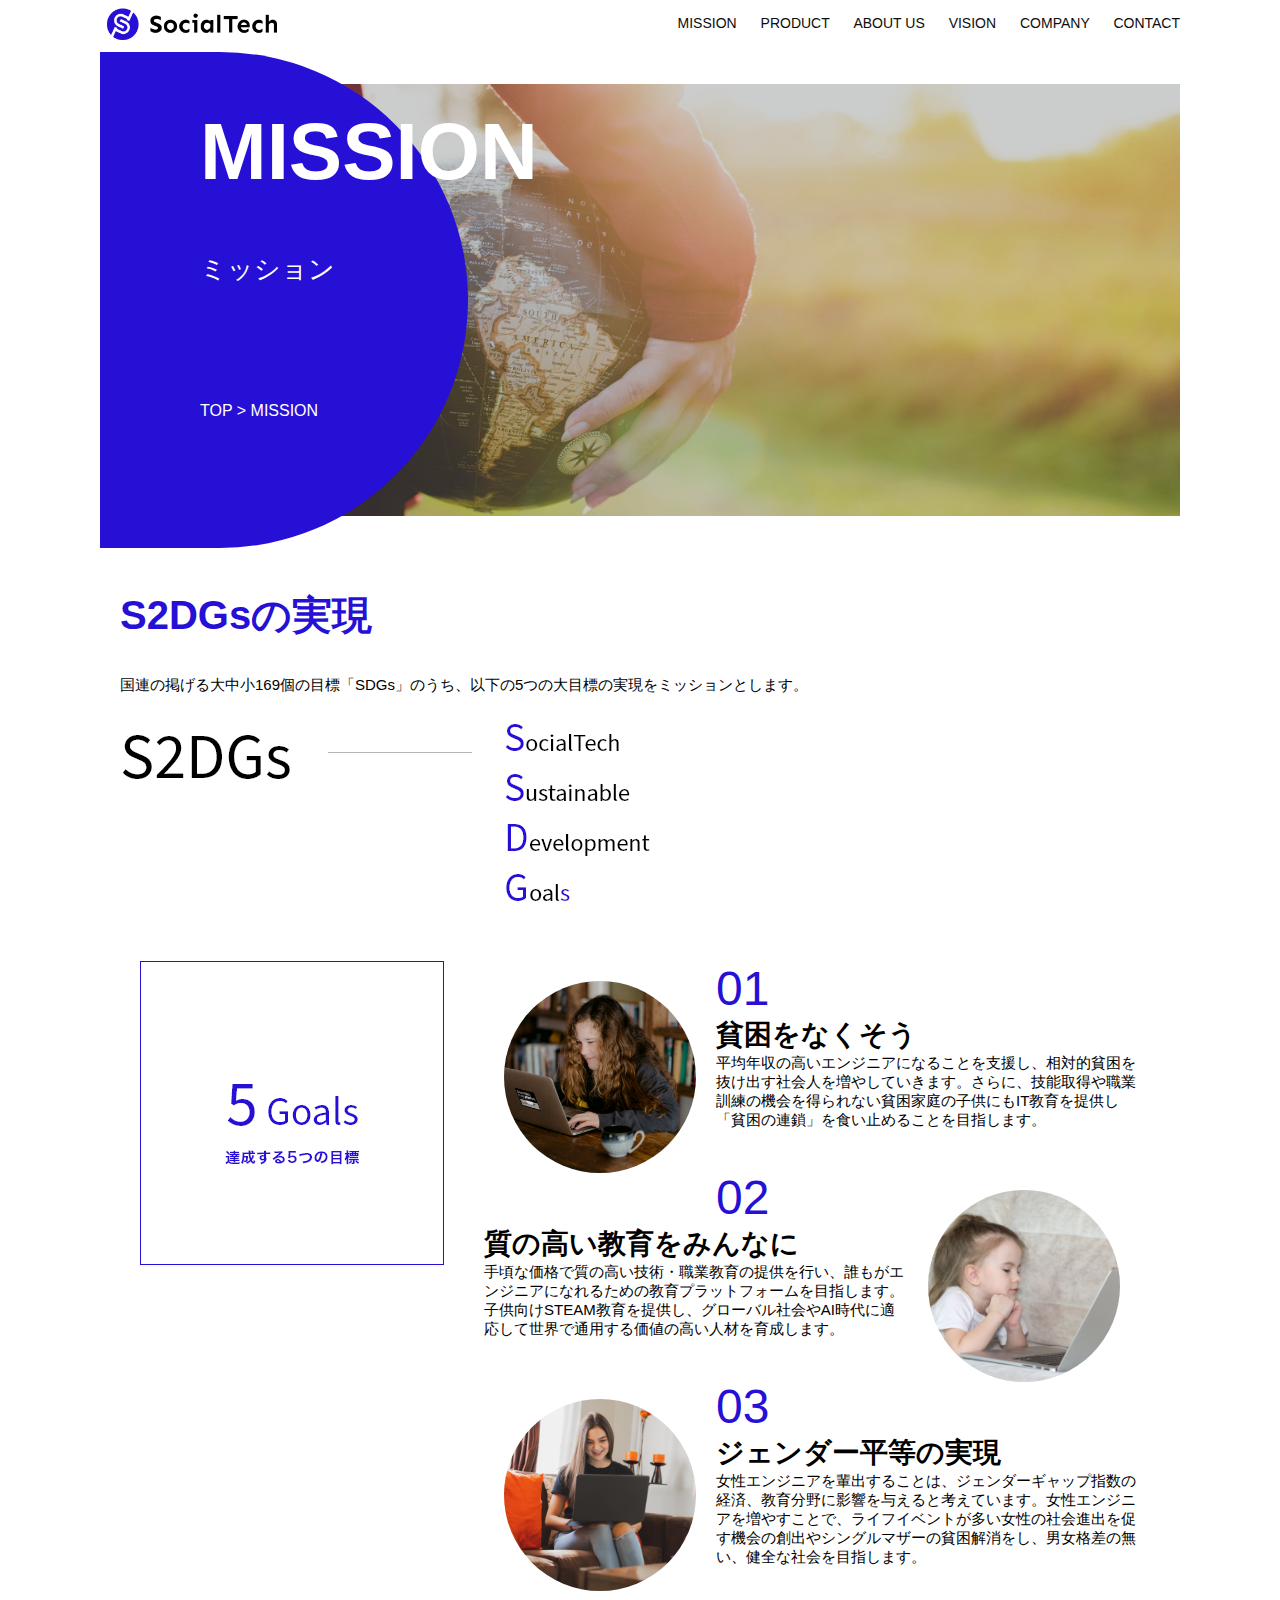
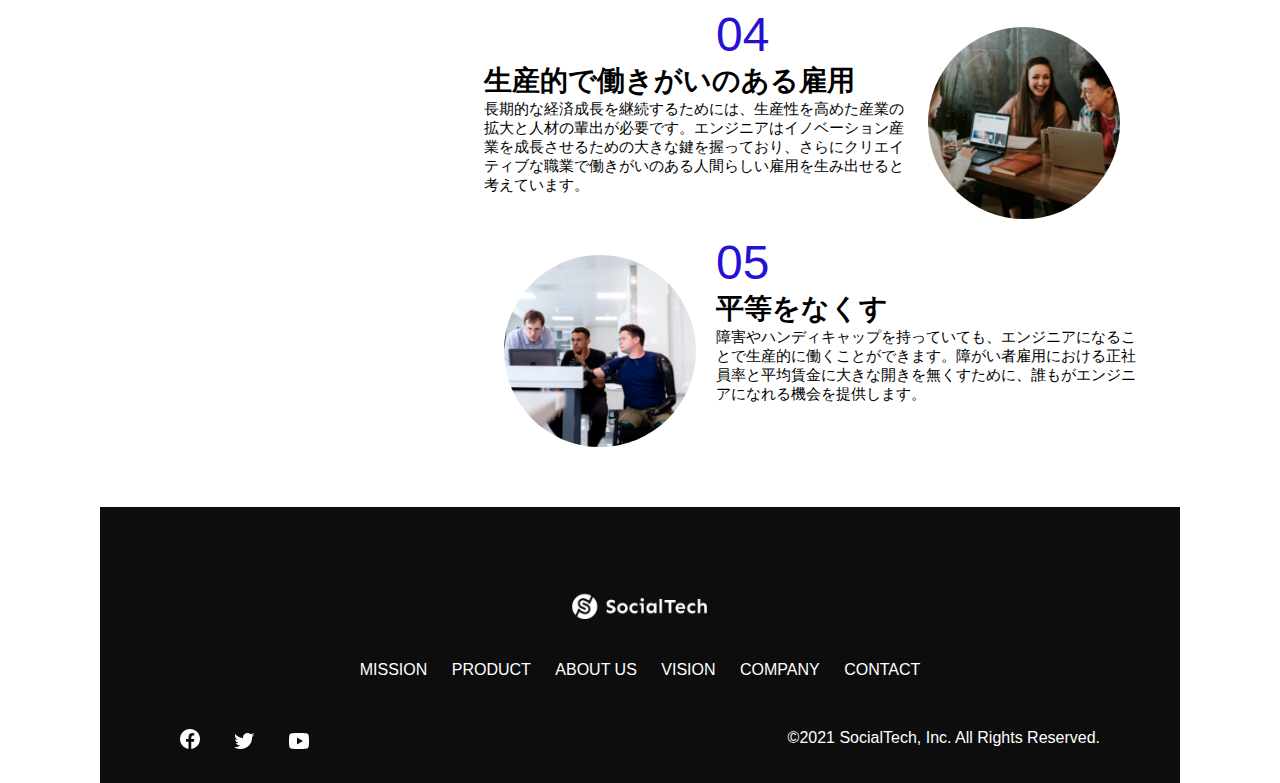
<file: kadai_tutorial_output/socialtechのコピー/mission.html>
<!DOCTYPE html>
<html lang="ja">
<head>
  <meta charset="UTF-8">
  <meta name="viewport" content="width=device-width, initial-scale=1.0">
  <title>SocialTech -PRODUCT プロダクト-</title>
  <meta name="description" content="SocialTechの4つのプロダクトを紹介します">
  <link rel="stylesheet" href="style.css">
</head>
<body>
  <!-- HEADER -->
  <header>
    <a href="index.html" id="logo"><img src="images/logo.png" alt="トップページに戻る"></a>

    <nav id="nav-pc">
      <a href="mission.html">MISSION</a>
      <a href="product.html">PRODUCT</a>
      <a href="index.html#aboutus">ABOUT US</a>
      <a href="index.html#vision">VISION</a>
      <a href="index.html#company">COMPANY</a>
      <a href="index.html#contact">CONTACT</a>
    </nav>
    <!-- sp -->
    <img id="menu-sp" src="images/button-menu.png" alt="ナビゲーションを開く" onclick="document.getElementById('nav-sp').style.display = 'block'">
    <nav id="nav-sp">
      <img id="close" src="images/button-close.png" alt="ナビゲーションを閉じる" onclick="document.getElementById('nav-sp').style.display = 'none'">
      <a id="logo-sp" href="index.html" onclick="document.getElementById('nav-sp').style.display = 'none'"><img src="images/logo-sp.png" alt="トップページに戻る"></a>
      <a class="menu" href="mission.html" onclick="document.getElementById('nav-sp').style.display = 'none'">MISSION</a>
      <a class="menu" href="product.html" onclick="document.getElementById('nav-sp').style.display = 'none'">PRODUCT</a>
      <a class="menu" href="index.html#aboutus" onclick="document.getElementById('nav-sp').style.display = 'none'">ABOUT US</a>
      <a class="menu" href="index.html#vision" onclick="document.getElementById('nav-sp').style.display = 'none'">VISION</a>
      <a class="menu" href="index.html#company" onclick="document.getElementById('nav-sp').style.display = 'none'">COMPANY</a>
      <a class="menu" href="index.html#contact" onclick="document.getElementById('nav-sp').style.display = 'none'">CONTACT</a>
      <div id="sns">
        <a href="https://www.facebook.com/sejuku2013"><img src="images/button-facebook.png" alt="Facebookのリンク"></a>
        <a href="https://twitter.com/samuraijuku"><img src="images/button-twitter.png" alt="Twitterのリンク"></a>
        <a href="https://www.youtube.com/channel/UCCFOQO5aDK0xXam4cUQXT8g"><img src="images/button-youtube.png" alt="YouTubeのリンク"></a>
      </div>
    </nav>
  </header>
  <main>
    <article>
      <section id="mission-main">
        <div id="mission-title">
          <h1>MISSION</h1>
          <span>ミッション</span>
          <div>TOP > MISSION</div>
        </div>
      </section>
      <section id="mission-s2dgs">
        <h2 class="mission-h2">S2DGsの実現</h2>
        <p>国連の掲げる大中小169個の目標「SDGs」のうち、以下の5つの大目標の実現をミッションとします。</p>
        <img src="images/mission/mission-s2dgs.png" alt="S2DGs">
      </section>
      <section id="mission-5goals">
        <div>
          <img id="s2dgs-image" src="images/mission/mission-5goals.png" alt="5Goals">
        </div>
        <div>
          <div>
            <img class="fivegoals-image-left" src="images/mission/mission-5goals01.png" alt="PCを操作する女の子">
            <span class="fivegoals-number">01</span>
            <h3 class="fivegoals-h3">貧困をなくそう</h3>
            <p class="fivegoals-p">
              平均年収の高いエンジニアになることを支援し、相対的貧困を抜け出す社会人を増やしていきます。さらに、技能取得や職業訓練の機会を得られない貧困家庭の子供にもIT教育を提供し「貧困の連鎖」を食い止めることを目指します。
            </p>
          </div>
          <div>
            <img class="fivegoals-image-right" src="images/mission/mission-5goals02.png" alt="PCを見つめる小さい女の子">
            <span class="fivegoals-number">02</span>
            <h3 class="fivegoals-h3">質の高い教育をみんなに</h3>
            <p class="fivegoals-p">
              手頃な価格で質の高い技術・職業教育の提供を行い、誰もがエンジニアになれるための教育プラットフォームを目指します。子供向けSTEAM教育を提供し、グローバル社会やAI時代に適応して世界で通用する価値の高い人材を育成します。
            </p>
          </div>
          <div>
            <img class="fivegoals-image-left" src="images/mission/mission-5goals03.png" alt="PCを操作する女性">
            <span class="fivegoals-number">03</span>
            <h3 class="fivegoals-h3">ジェンダー平等の実現</h3>
            <p class="fivegoals-p">
              女性エンジニアを輩出することは、ジェンダーギャップ指数の経済、教育分野に影響を与えると考えています。女性エンジニアを増やすことで、ライフイベントが多い女性の社会進出を促す機会の創出やシングルマザーの貧困解消をし、男女格差の無い、健全な社会を目指します。
            </p>
          </div>
          <div>
            <img class="fivegoals-image-right" src="images/mission/mission-5goals04.png" alt="笑顔で話し合う3人の男女">
            <span class="fivegoals-number">04</span>
            <h3 class="fivegoals-h3">生産的で働きがいのある雇用</h3>
            <p class="fivegoals-p">
              長期的な経済成長を継続するためには、生産性を高めた産業の拡大と人材の輩出が必要です。エンジニアはイノベーション産業を成長させるための大きな鍵を握っており、さらにクリエイティブな職業で働きがいのある人間らしい雇用を生み出せると考えています。
            </p>
          </div>
          <div>
            <img class="fivegoals-image-left" src="images/mission/mission-5goals05.png" alt="障害を持つ男性が生き生きと働く様子">
            <span class="fivegoals-number">05</span>
            <h3 class="fivegoals-h3">平等をなくす</h3>
            <p class="fivegoals-p">
              障害やハンディキャップを持っていても、エンジニアになることで生産的に働くことができます。障がい者雇用における正社員率と平均賃金に大きな開きを無くすために、誰もがエンジニアになれる機会を提供します。
            </p>
          </div>
        </div>
      </section>
    </article>
    <!-- FOOTER -->
  <footer>
    <div id="footer-logo">
      <img src="images/logo-sp.png" alt="SocialTech">
    </div>
    <div id="footer-link">
      <a href="mission.html">MISSION</a>
      <a href="product.html">PRODUCT</a>
      <a href="index.html#aboutus">ABOUT US</a>
      <a href="index.html#vision">VISION</a>
      <a href="index.html#company">COMPANY</a>
      <a href="index.html#contact">CONTACT</a>
    </div>
    <div id="sns-footer">
      <a href="https://www.facebook.com/sejuku2013"><img src="images/button-facebook.png" alt="Facebookのリンク"></a>
      <a href="https://twitter.com/samuraijuku"><img src="images/button-twitter.png" alt="Twitterのリンク"></a>
      <a href="https://www.youtube.com/channel/UCCFOQO5aDK0xXam4cUQXT8g"><img src="images/button-youtube.png" alt="YouTubeのリンク"></a>
      <span id="copyright">&copy;2021 SocialTech, Inc. All Rights Reserved.</span>
    </div>
  </footer>
  </main>
</body>
</html>
</file>
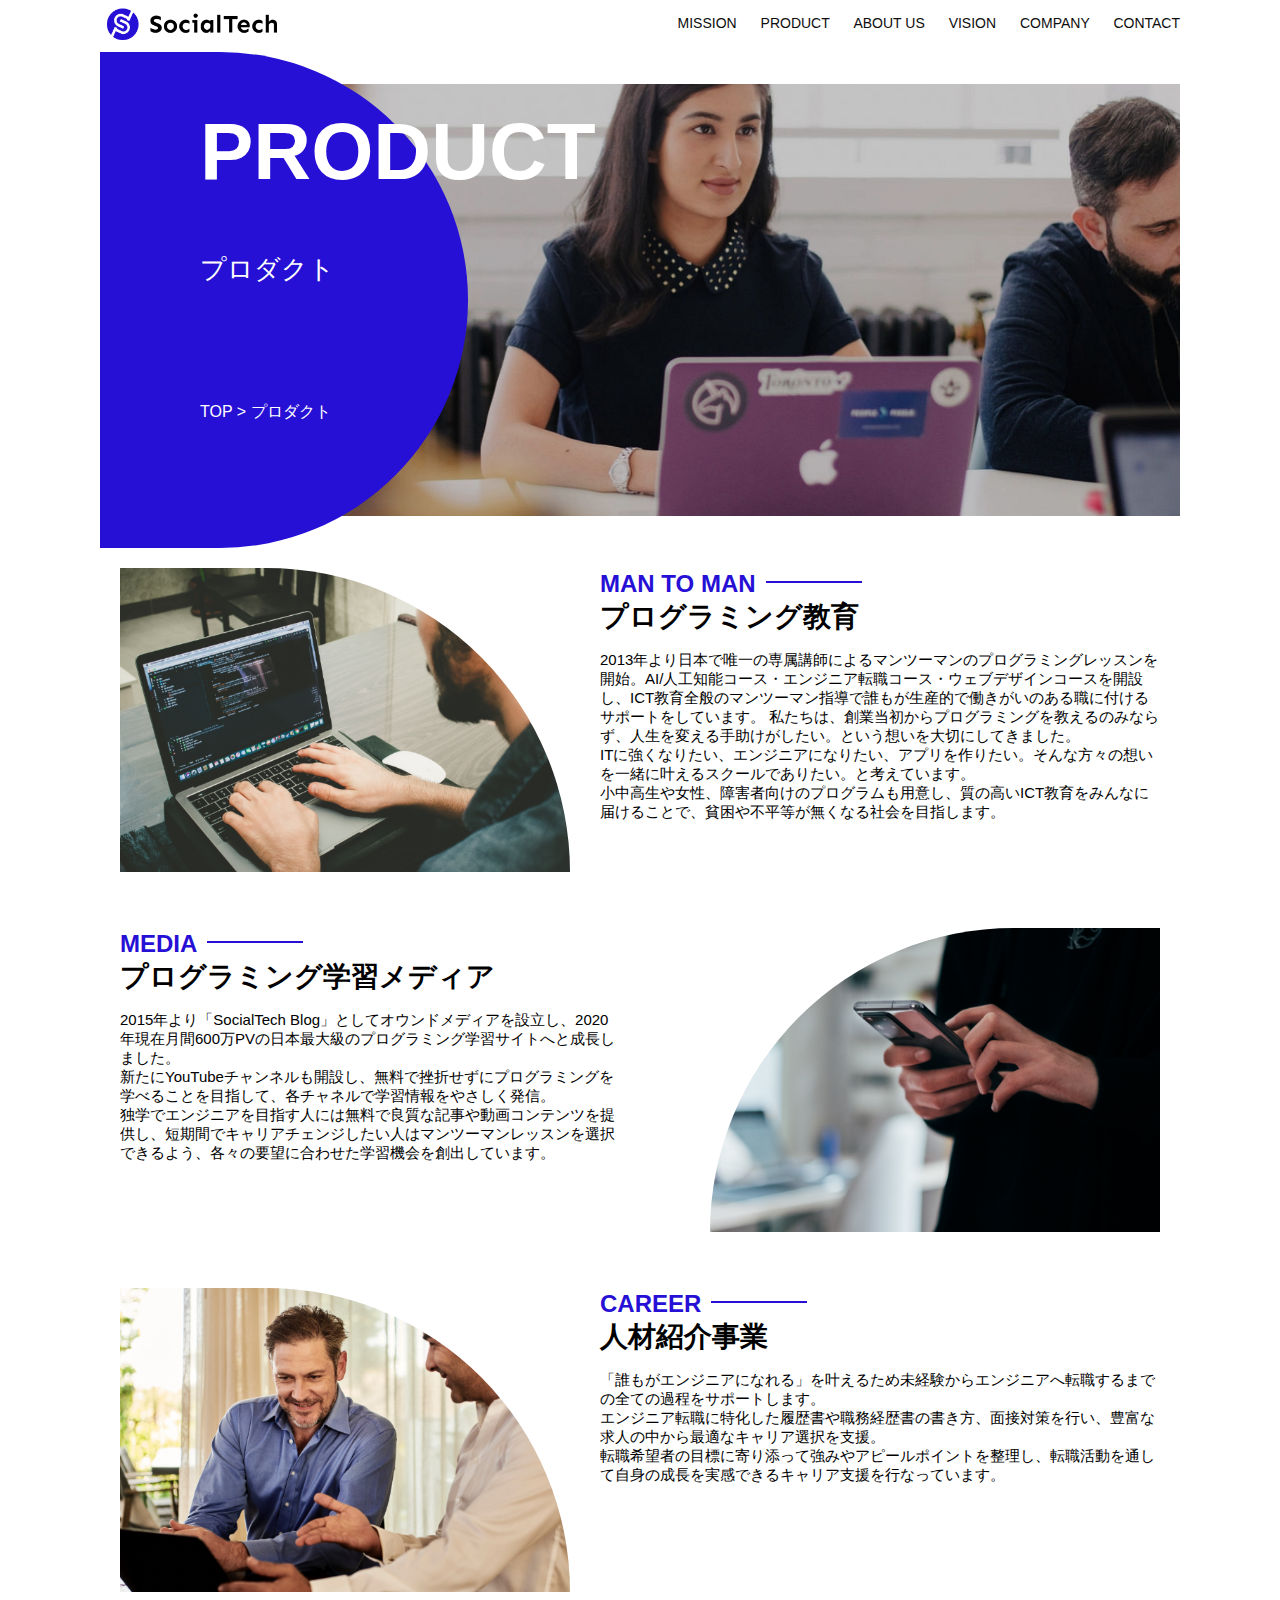
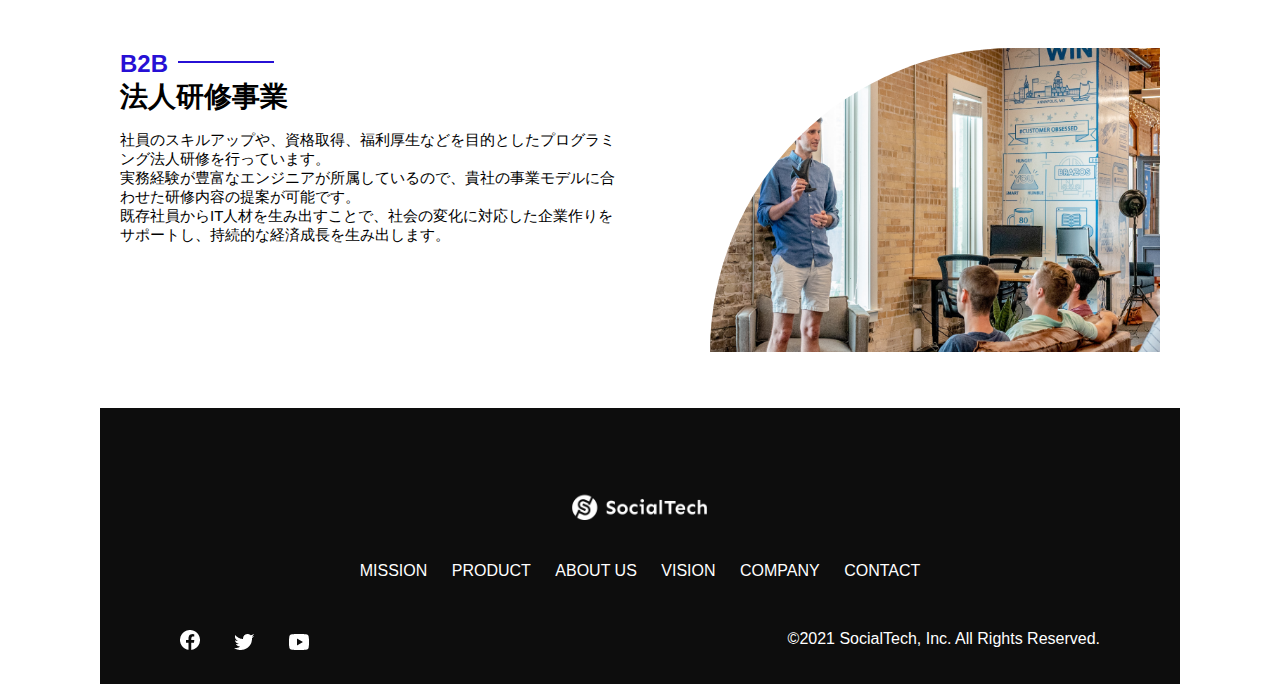
<file: kadai_tutorial_output/socialtechのコピー/product.html>
<!DOCTYPE html>
<html lang="ja">
<head>
  <meta charset="UTF-8">
  <meta name="viewport" content="width=device-width, initial-scale=1.0">
  <title>SocialTech - MISSION ミッション -</title>
  <meta name="description" content="SocialTechが目指す5つの目標（S2DGs）を紹介します">
  <link rel="stylesheet" href="style.css">
</head>
<body>
  <!-- HEADER -->
  <header>
    <a href="index.html" id="logo"><img src="images/logo.png" alt="トップページに戻る"></a>

    <nav id="nav-pc">
      <a href="mission.html">MISSION</a>
      <a href="product.html">PRODUCT</a>
      <a href="index.html#aboutus">ABOUT US</a>
      <a href="index.html#vision">VISION</a>
      <a href="index.html#company">COMPANY</a>
      <a href="index.html#contact">CONTACT</a>
    </nav>
    <!-- sp -->
    <img id="menu-sp" src="images/button-menu.png" alt="ナビゲーションを開く" onclick="document.getElementById('nav-sp').style.display = 'block'">
    <nav id="nav-sp">
      <img id="close" src="images/button-close.png" alt="ナビゲーションを閉じる" onclick="document.getElementById('nav-sp').style.display = 'none'">
      <a id="logo-sp" href="index.html" onclick="document.getElementById('nav-sp').style.display = 'none'"><img src="images/logo-sp.png" alt="トップページに戻る"></a>
      <a class="menu" href="mission.html" onclick="document.getElementById('nav-sp').style.display = 'none'">MISSION</a>
      <a class="menu" href="product.html" onclick="document.getElementById('nav-sp').style.display = 'none'">PRODUCT</a>
      <a class="menu" href="index.html#aboutus" onclick="document.getElementById('nav-sp').style.display = 'none'">ABOUT US</a>
      <a class="menu" href="index.html#vision" onclick="document.getElementById('nav-sp').style.display = 'none'">VISION</a>
      <a class="menu" href="index.html#company" onclick="document.getElementById('nav-sp').style.display = 'none'">COMPANY</a>
      <a class="menu" href="index.html#contact" onclick="document.getElementById('nav-sp').style.display = 'none'">CONTACT</a>
      <div id="sns">
        <a href="https://www.facebook.com/sejuku2013"><img src="images/button-facebook.png" alt="Facebookのリンク"></a>
        <a href="https://twitter.com/samuraijuku"><img src="images/button-twitter.png" alt="Twitterのリンク"></a>
        <a href="https://www.youtube.com/channel/UCCFOQO5aDK0xXam4cUQXT8g"><img src="images/button-youtube.png" alt="YouTubeのリンク"></a>
      </div>
    </nav>
  </header>
  <!--  -->
  <main>
    <article>
      <section id="product-main">
        <div id="product-title">
          <h1>PRODUCT</h1>
          <span>プロダクト</span>
          <div>TOP > プロダクト</div>
        </div>
      </section>
      <section class="product-section1">
        <img src="images/product/product-mantoman.png" alt="PCでコードを書く男性">
        <div>
          <h2 class="product-h2">MAN TO MAN</h2>
          <h3 class="product-h3">プログラミング教育</h3>
          <p>
            2013年より日本で唯一の専属講師によるマンツーマンのプログラミングレッスンを開始。AI/人工知能コース・エンジニア転職コース・ウェブデザインコースを開設し、ICT教育全般のマンツーマン指導で誰もが生産的で働きがいのある職に付けるサポートをしています。
            私たちは、創業当初からプログラミングを教えるのみならず、人生を変える手助けがしたい。という想いを大切にしてきました。<br>ITに強くなりたい、エンジニアになりたい、アプリを作りたい。そんな方々の想いを一緒に叶えるスクールでありたい。と考えています。<br>小中高生や女性、障害者向けのプログラムも用意し、質の高いICT教育をみんなに届けることで、貧困や不平等が無くなる社会を目指します。
          </p>
        </div> 
      </section>
      <section class="product-section2">
        <div>
          <h2 class="product-h2">MEDIA</h2>
          <h3 class="product-h3">プログラミング学習メディア</h3>
          <p>
            2015年より「SocialTech
            Blog」としてオウンドメディアを設立し、2020年現在月間600万PVの日本最大級のプログラミング学習サイトへと成長しました。<br>新たにYouTubeチャンネルも開設し、無料で挫折せずにプログラミングを学べることを目指して、各チャネルで学習情報をやさしく発信。<br>独学でエンジニアを目指す人には無料で良質な記事や動画コンテンツを提供し、短期間でキャリアチェンジしたい人はマンツーマンレッスンを選択できるよう、各々の要望に合わせた学習機会を創出しています。
           </p>
          </p>
        </div> 
        <img src="images/product/product-media.png" alt="スマートフォンを操作する人">
      </section>
      <section class="product-section1">
        <img src="images/product/product-career.png" alt="笑顔で話し合う2人の男性">
        <div>
          <h2 class="product-h2">CAREER</h2>
          <h3 class="product-h3">人材紹介事業</h3>
          <p>
            「誰もがエンジニアになれる」を叶えるため未経験からエンジニアへ転職するまでの全ての過程をサポートします。<br>エンジニア転職に特化した履歴書や職務経歴書の書き方、面接対策を行い、豊富な求人の中から最適なキャリア選択を支援。<br>転職希望者の目標に寄り添って強みやアピールポイントを整理し、転職活動を通して自身の成長を実感できるキャリア支援を行なっています。<br>
          </p>
        </div> 
      </section>
      <section class="product-section2">
        <div>
          <h2 class="product-h2">B2B</h2>
          <h3 class="product-h3">法人研修事業</h3>
          <p>
            社員のスキルアップや、資格取得、福利厚生などを目的としたプログラミング法人研修を行っています。<br>実務経験が豊富なエンジニアが所属しているので、貴社の事業モデルに合わせた研修内容の提案が可能です。<br>既存社員からIT人材を生み出すことで、社会の変化に対応した企業作りをサポートし、持続的な経済成長を生み出します。
          </p>
        </div> 
        <img src="images/product/product-b2b.png" alt="講演中の男性とそれを聴く人々">
      </section>
    </article>
    <!-- FOOTER -->
  <footer>
    <div id="footer-logo">
      <img src="images/logo-sp.png" alt="SocialTech">
    </div>
    <div id="footer-link">
      <a href="mission.html">MISSION</a>
      <a href="product.html">PRODUCT</a>
      <a href="index.html#aboutus">ABOUT US</a>
      <a href="index.html#vision">VISION</a>
      <a href="index.html#company">COMPANY</a>
      <a href="index.html#contact">CONTACT</a>
    </div>
    <div id="sns-footer">
      <a href="https://www.facebook.com/sejuku2013"><img src="images/button-facebook.png" alt="Facebookのリンク"></a>
      <a href="https://twitter.com/samuraijuku"><img src="images/button-twitter.png" alt="Twitterのリンク"></a>
      <a href="https://www.youtube.com/channel/UCCFOQO5aDK0xXam4cUQXT8g"><img src="images/button-youtube.png" alt="YouTubeのリンク"></a>
      <span id="copyright">&copy;2021 SocialTech, Inc. All Rights Reserved.</span>
    </div>
  </footer>
  </main>
    
</body>
</html>
</file>
<file: html-css-kadai_013/style.css>
/* PC、スマホ共通スタイル */
body {
  font-family: "Source Sans Pro", "Hiragino Kaku Gothic ProN", Meiryo, Arial,
    sans-serif;
}

p {
  font-size: 15px;
}

#main-visual>img {
  width: 100%;
}

/*================
PC用のスタイル 
=================*/
@media screen and (min-width: 768px) {
  /* 横幅設定 */
  body {
    max-width: 1080px;
    min-width: 960px;
    margin: 0 auto 0 auto;
  }

  /* ヘッダー */
  header {
    display: flex;
    justify-content: space-between;
  }

  /* ナビゲーションのレイアウト */
  #nav-pc {
    text-align: right;
    font-size: 14px;
    padding-top: 15px;
  }

  /* ナビゲーションのリンクの装飾設定 */
  #nav-pc>a {
    text-decoration: none;
    margin-left: 20px;
  }

  #nav-pc>a:link {
    color: #0d0d0d;
  }

  #nav-pc>a:visited {
    color: #0d0d0d;
  }

  #nav-pc>a:hover {
    color: #0d0d0d;
    text-decoration: underline;
  }

  #nav-pc>a:active {
    color: #0d0d0d;
  }

  #menu-sp {
    display: none;
  }
  #nav-sp {
    display: none;
  }
}

/* sp */
@media screen and (max-width: 767px) {
  body {
    min-width: 375px;
    margin: 0;
  }
  #nav-pc {
    display: none;
  }
  #menu-sp {
    float: right;
    padding: 0;
  }
  #nav-sp {
    background-color: #ce933e;
    position: absolute;
    left: 0;top: 0;
    height: 100%;width: 100%;
    display: none;
    z-index: 100;
  }
  #close {
    position: absolute;
    top: 20px;right: 20px;
  }
  #logo-sp {
    margin: 80px 0 30px 20px;
  }
  #nav-sp > a {
    display: block;
  }
  #nav-sp > a:link {
    color: #ffffff;
  }
  #nav-sp > a:visited {
    color: #ffffff;
  }
  #nav-sp > a:hover {
    color: #ffffff;
    text-decoration: underline;
  }
  #nav-sp > a:active {
    color: #ffffff;
  }
  #nav-sp > .menu {
    text-decoration: none;
    display: block;
    margin: 0 20px;
    height: 44px;
    font-size: 16px;
    background-image: url("images/arrow.png");
    background-repeat: no-repeat;
    background-position: right top;
  }
}
</file>
<file: socialtech-kadai_012/style.css>
/* PC、スマホ共通スタイル */
body {
  font-family: "Source Sans Pro", "Hiragino Kaku Gothic ProN", Meiryo, Arial,
    sans-serif;
}

p {
  font-size: 15px;
}

/*================
PC用のスタイル 
=================*/
/* 横幅設定 */
body {
  max-width: 1080px;
  min-width: 960px;
  margin: 0 auto 0 auto;
}

/* ヘッダー */
header {
  display: flex;
  justify-content: space-between;
}

/* ナビゲーションのレイアウト */
#nav-pc {
  text-align: right;
  font-size: 14px;
  padding-top: 15px;
}

/* ナビゲーションのリンクの装飾設定 */
#nav-pc>a {
  text-decoration: none;
  margin-left: 20px;
}

#nav-pc>a:link {
  color: #0d0d0d;
}

#nav-pc>a:visited {
  color: #0d0d0d;
}

#nav-pc>a:hover {
  color: #0d0d0d;
  text-decoration: underline;
}

#nav-pc>a:active {
  color: #0d0d0d;
}

/* メインビジュアル*/
#main-visual {
  position: relative;
  height: 400px;
}

#main-message {
  position: absolute;
  top: 0;
  left: 0;
  background-color: #2710d5;
  color: #ffffff;
  border-radius: 0 0 476px 0;
  max-width: 620px;
  height: 100%;
  width: 100%;
  z-index: 11;
}

#main-message>h1 {
  font-size: 60px;
  font-weight: bold;
  margin: 100px 0 0 50px;
}

#main-message>p {
  font-size: 28px;
  margin: 0 0 0 50px;
}

#main-visual>img {
  max-width: 620px;
  border-radius: 476px 0 0 0;
  position: absolute;
  top: 0;
  right: 0;
  z-index: 10;
}

/* 見出し */
h2 {
  margin: 40px 0 0 0;
}

h2::after {
  content: url("images/line.png");
  margin-left: 10px;
}

h3 {
  font-size: 27px;
}

/* ミッション */
#mission {
  margin: 80px auto 80px auto;
  width: 100%;
}

#mission-flex {
  width: 100%;
  display: flex;
}

#mission-flex>div {
  width: 50%;
  margin: 20px;
}

#mission-photo {
  width: 100%;
}

#s2dgs {
  margin-top: 50px;
}

/* プロダクト */
#product {
  background-color: #fafafa;
  width: 100%;
  margin: 80px 0 80px 0;
  padding: 10px 40px 0px 40px;
}

/* 外枠 */
#product>div {
  margin-top: 40px;
  display: flex;
}

/* 左のカラム */
#product-left {
  width: 50%;
  margin-right: 20px;
}

/* 右のカラム */
#product-right {
  width: 50%;
  margin-left: 20px;
  margin-top: 80px;
}

/* 画像＋説明の枠 */
#product-left>div {
  position: relative;
  height: 480px;
  margin-right: 20px;
}

#product-right>div {
  position: relative;
  height: 480px;
  margin-left: 20px;
}

/* 画像 */
.product-photo {
  width: 100%;
}

/* 説明文の枠 */
.product-explain {
  background-color: #ffffff;
  position: absolute;
  left: 0;
  top: 280px;
  margin: 0 40px 0 40px;
  padding: 20px;
  box-shadow: 5px 5px 10px rgba(0, 0, 0, 0.05);
}

/* 説明文の英語 */
.product-explain>span {
  color: #2710d5;
  font-weight: bold;
  font-size: 16px;
  margin: 0;
}

/* 説明文の見出し */
.product-explain>h3 {
  margin: 5px 0 5px 0;
}

/* 説明文 */
.product-explain>p {
  margin: 0;
}

/* 「もっとみる」ボタン */
#product-more {
  margin: 0 auto -42px auto;
}

/* ABOUT US */
#aboutus {
  margin: 80px auto 80px auto;
}

/* 3つの組織文化と画像を入れる枠 */
#aboutus>div {
  display: flex;
}

/* 画像 */
.culture-img {
  width: 100%;
  align-self: flex-start;
}

.culture-img2 {
  margin-top: 50px;
  width: 100%;
}

/* 3つの組織文化の表 */
.culture-table {
  max-width: 500px;
  margin-right: 50px;
}

/* 番号 */
.culture-num {
  font-size: 80px;
  color: #2710d5;
  margin: 0 20px 0 0;
}

/* 組織文化英語 */
.culture-en {
  color: #2710d5;
  font-weight: bold;
  font-size: 24px;
  display: block;
}

/* 組織文化日本語 */
.culture-jp {
  font-size: 28px;
  font-weight: bold;
}

/* 説明文 */
.culture-description {
  margin: 0;
}

/* ビジョン */
#vision {
  margin: 80px auto 80px auto;
}

/* セクション内の外枠 */
#vision>div {
  width: 100%;
  display: flex;
  justify-content: space-between;
  flex-wrap: wrap;
}

/* 7つの行動指針の枠 */
.vision-box {
  width: 300px;
  height: 300px;
  margin-bottom: 30px;
  position: relative;
}

.vision-box>img {
  width: 100%;
  height: auto;
  position: absolute;
  top: 0;
  left: 0;
  z-index: 30;
}

.vision-box>span {
  position: absolute;
  top: 0;
  left: 0;
  z-index: 31;
  margin-right: 20px;
}

.vision-box>span>h4 {
  color: #2710d5;
  font-size: 19px;
  margin: 80px 0 0 0;
  /* Ï */
}

.vision-box>span>h4::first-letter {
  font-size: 40px;
}

.vision-box>span>h5 {
  font-size: 20px;
  margin: 0 0 0 0;
}

.vision-box>span>p {
  margin: 10px 0 0 0;
}

/* CASES */
#cases {
  margin: 40px 0;
  width: 100%;
}

#cases ul {
  display: flex;
  list-style: none;
}

.case-card {
  width: 33%;
  margin: 20px;
  background-color: #ffffff;
  min-height: 400px;
  box-shadow: 5px 5px 15px rgba(0, 0, 0, 0.2);
}

.case-img {
  width: 100%;
}

.case-info {
  padding: 10px 20px;
}

.case-name {
  color: #2710d5;
  font-size: 19px;
}

.case-content {
  font-size: 14px;
}

/* 会社概要 */
#company {
  margin: 80px auto 80px auto;
}

#company-table {
  width: 100%;
}

.tableheader {
  text-align: left;
  padding: 20px;
  border-bottom-color: #2710d5;
  border-bottom-width: 1px;
  border-bottom-style: solid;
  width: 100px;
}

.tableheader-first {
  text-align: left;
  padding: 20px;
  border-bottom-color: #2710d5;
  border-bottom-width: 1px;
  border-bottom-style: solid;
  border-top-color: #2710d5;
  border-top-width: 1px;
  border-top-style: solid;
  width: 100px;
}

.cell {
  padding: 30px;
  border-bottom-color: #ececec;
  border-bottom-width: 1px;
  border-bottom-style: solid;
}

.cell-first {
  padding: 30px;
  border-bottom-color: #ececec;
  border-bottom-width: 1px;
  border-bottom-style: solid;
  border-top-color: #ececec;
  border-top-width: 1px;
  border-top-style: solid;
}

#company>iframe {
  width: 100%;
  height: 368px;
  margin-top: 40px;
}

/* お問い合わせ */
#contact {
  margin: 80px auto 80px auto;
}

/* 外枠 */
#contact>form>div {
  display: flex;
  flex-direction: row;
  flex-wrap: wrap;
  padding-bottom: 30px;
}

/* 左列の見出し */
.contact-heading {
  width: 240px;
  align-self: center;
}

/* 見出しのラベル */
.contact-label {
  font-weight: bold;
}

/* 必須 */
.contact-span {
  color: #ce2222;
  margin: 0 0 0 20px;
  font-weight: bold;
}

/* テキストボックス */
.contact-textbox {
  border-top: 0;
  border-left: 0;
  border-right: 0;
  border-bottom-width: 1px;
  border-bottom-color: #707070;
  border-bottom-style: solid;
  background-color: #fafafa;
  width: 400px;
  height: 56px;
}

/* お問い合わせ内容のテキストエリア */
.contact-textarea {
  border-top: 0;
  border-left: 0;
  border-right: 0;
  border-bottom-width: 1px;
  border-bottom-color: #707070;
  border-bottom-style: solid;
  background-color: #fafafa;
  width: 400px;
  height: 200px;
}

/* 個人情報の取り扱い */
details {
  width: 700px;
}

details>div {
  background-color: #fafafa;
  padding: 20px;
}

details>div>span {
  font-weight: bold;
}

/* フッター */
footer {
  background-color: #0d0d0d;
  text-align: center;
  padding: 80px 80px 30px 80px;
}

#footer-logo {
  margin-bottom: 30px;
}

#footer-link {
  margin-bottom: 50px;
}
#footer-link > a {
  text-decoration: none;
  margin: 10px;
}
#footer-link > a:link {
  color: #ffffff;
}
#footer-link > a:visited {
  color: #ffffff;
}
#footer-link > a:hover {
  color: #ffffff;
  text-decoration: underline;
}
#footer-link > a:active {
  color: #ffffff;
}

#sns-footer {
  text-align: left;
  width: 100%;
}

#sns-footer > a {
  margin-right: 30px;
}

#copyright {
  color: #ffffff;
  float: right;
}
</file>
<file: kadai_tutorial_output/socialtechのコピー/style.css>
/* PC、スマホ共通スタイル */
body {
  font-family: "Source Sans Pro", "Hiragino Kaku Gothic ProN", Meiryo, Arial, sans-serif;
}
 
p {
  font-size: 15px;
}

/* pc */
@media screen and (min-width: 768px) {
body {
  max-width: 1080px;
  min-width: 960px;
  margin: 0 auto;
}

/* HEADER */
header {
  display: flex;
  justify-content: space-between;
}

#nav-pc {
  font-size: 14px;
  padding-top: 15px;
}

#nav-pc a {
  text-decoration: none;
  margin-left: 20px;
}

#nav-pc a:link {
  color: #0d0d0d;
}

#nav-pc a:visited {
  color: #0d0d0d;
}

#nav-pc a:hover {
  color: #0d0d0d;
  text-decoration: underline;
}

#nav-pc a:active {
  color: #0d0d0d;
}

/* MAIN VISUAL */
#main-visual {
  position: relative;
  height: 400px;
}

#main-message {
  position: absolute;
  top: 0;
  left: 0;
  background-color: #2710d5;
  color: #ffffff;
  border-radius: 0 0 476px 0;
  width: 100%;
  height: 100%;
  max-width: 620px;
  z-index: 11;
  text-align: center;
}

#main-message h1 {
  font-size: 60px;
  font-weight: bold;
}

#main-message p {
  font-size: 28px;
}

#main-visual img {
  position: absolute;
  top: 0;
  right: 0;
  max-width: 620px;
  border-radius: 476px 0 0 0;
  z-index: 10;
}

/* MISSION */
h2 {
  margin-top: 40px;
}

h2::after {
  content: url("images/line.png");
  margin-left: 10px;
}

h3 {
  font-size: 27px;
}

#mission {
  margin: 80px auto;
  width: 100%;
}

#mission-flex {
  width: 100%;
  display: flex;
}

#mission-flex div {
  width: 50%;
  margin: 20px;
}

#mission-photo {
  width: 100%;
}

#s2dgs {
  margin-top: 50px;
  width: 100%;
}

/* PRODUCT */
#product {
  background-color: #fafafa;
  margin: 80px 0;
  padding: 10px 40px 0 40px;
}

#product-flex {
  margin-top: 40px;
  display: flex;
}

#product-left {
  width: 50%;
  margin-right: 20px;
}

#product-right {
  width: 50%;
  margin-left: 20px;
  margin-top: 80px;
}

.product-box {
  position: relative;
  height: 480px;
}

#product-left .product-box {
  margin-right: 20px;
}

#product-right .product-box {
  margin-left: 20px;
}

.product-photo {
  width: 100%;
}

.product-explain {
  background-color: #ffffff;
  position: absolute;
  left: 0;
  top: 280px;
  margin: 0 40px;
  padding: 20px;
  box-shadow: 5px 5px 10px rgba(0, 0, 0, 0.05);
}

.product-explain span {
  color: #2710d5;
  font-weight: bold;
  font-size: 16px;
  margin: 0;
}

.product-explain h3 {
  font-size: 20px;
  max-width: 5px 0;
}

.product-explain p {
  font-size: 14px;
  margin: 0;
}

#product-more {
  display: flex;
  justify-content: center;
}

#product-more a {
 margin-bottom: -42px;
}

/* ABOUT US */
#aboutus {
  margin: 80px auto;
}

#aboutus-flex {
  display: flex;
}

.culture-img {
  width: 100%;
  align-self: flex-start;
}

.culture-img2 {
  margin-top: 50px;
  width: 100%;
}

.culture-table {
  margin-right: 50px;
}

.culture-num {
  font-size: 80px;
  color: #2710d5;
  margin-right: 20px;
}

.culture-en {
  color: #2710d5;
  font-weight: bold;
  font-size: 24px;
  display: block;
}

.culture-jp {
  font-size: 28px;
  font-weight: bold;
}

.culture-description {
  margin: 0;
}

/* VISION */
#vision {
  margin: 80px auto;
}

#vision-flex {
  width: 100%;
  display: flex;
  justify-content: space-between;
  flex-wrap: wrap;
}

.vision-box {
  width: 300px;
  height: 300px;
  margin-bottom: 30px;
  position: relative;
}

.vision-box img {
  width: 100%;
  height: auto;
  position: absolute;
  top: 0;
  left: 0;
  z-index: 30;
}

.vision-box span {
  position: absolute;
  top: 0;
  left: 0;
  z-index: 31;
  margin-right: 20px;
}

.vision-box span h4 {
  color: #2710d5;
  font-size: 19px;
  margin-top: 80px;
}

.vision-box span h4::first-letter {
  font-size: 40px;
}

.vision-box span h5 {
  font-size: 20px;
  margin: 0;
}

.vision-box span p {
  margin-top: 10px;
}

/* COMPANY */
#company {
  margin: 80px auto;
}

#company-table {
  width: 100%;
}

.tableheader {
  text-align: left;
  padding: 20px;
  border-bottom: #2710d5 1px solid;
  width: 100px;
}

.tableheader-first {
  border-top: #2710d5 1px solid;
}

.cell {
  padding: 30px;
  border-bottom: #ececec 1px solid;
}

.cell-first {
  border-top: #ececec 1px solid;
}

#company iframe {
  width: 100%;
  height: 368px;
  margin-top: 40px;
}

/* CONTACT */
#contact {
  margin: 80px auto;
}

#contact > form > div {
  display: flex;
  flex-direction: row;
  flex-wrap: wrap;
  margin-bottom: 30px;
}

.contact-heading {
  width: 240px;
  align-self: center;
}

.contact-label {
  font-weight: bold;
}

.contact-span {
  color: #ce2222;
  margin-left: 20px;
  font-weight: bold;
}

.contact-textbox {
  border-top: 0;
  border-left: 0;
  border-right: 0;
  border-bottom: 1px #707070 solid;
  background-color: #fafafa;
  width: 400px;
  height: 56px;
}

.contact-textarea {
  border-top: 0;
  border-left: 0;
  border-right: 0;
  border-bottom: 1px #707070 solid;
  background-color: #fafafa;
  width: 400px;
  height: 200px;
}

details > div {
  background-color: #fafafa;
  padding: 20px;
}

details > div >span {
  font-weight: bold;
}

/* FOOTER */
footer {
  background-color: #0d0d0d;
  text-align: center;
  padding: 80px 80px 30px 80px;
}

#footer-logo {
  margin-bottom: 30px;
}

#footer-link {
  margin-bottom: 50px;
}

#footer-link > a {
  text-decoration: none;
  margin: 10px;
}

#footer-link > a:link {
  color: #ffffff;
}

#footer-link > a:visited {
  color: #ffffff;
}

#footer-link > a:hover {
  color: #ffffff;
  text-decoration: underline;
}

#footer-link > a:active {
  color: #ffffff;
}

#sns-footer {
  text-align: left;
  width: 100%;
}

#sns-footer > a {
  margin-right: 30px;
}

#copyright {
  color: #ffffff;
  float: right;
}

/*  */
#menu-sp {
  display: none;
}
#nav-sp {
  display: none;
}

/* mission.html */
#mission-main {
  height: 496px;width: 100%;
  background-image: url("images/mission/mission-main.png");
  background-repeat: no-repeat;
  background-position-y: center;
}
#mission-title {
  background-color: #2710d5;
  color: #ffffff;
  height: 496px;width: 368px;
  border-radius: 0 248px 248px 0;
  position: relative;
}
#mission-title > h1 {
  position: absolute;
  top: 0;left: 100px;
  font-size: 80px;
}
#mission-title > span {
  position: absolute;
  top: 200px;left: 100px;
  font-size: 26px;
}
#mission-title > div {
  position: absolute;
  top: 350px;left: 100px;
  font-size: 16px;
}
#mission-s2dgs {
  width: 100%;
  margin: 20px;
}
.mission-h2 {
  color: #2710d5;
  font-size: 40px;
}
.mission-h2::after {
  content: none;
}
#mission-5goals {
  margin: 20px;
  display: flex;
}
#mission-5goals > div {
  flex-grow: 1;
  padding: 20px;
}
#mission-5goals > div > div {
  margin-bottom: 40px;
} 
.fivegoals-image-right {
  float: right;
  margin: 20px;
}
.fivegoals-image-left {
  float: left;
  margin: 20px;
}
.fivegoals-number {
  color: #2710d5;
  font-size: 48px;
  margin: 0;
}
.fivegoals-h3 {
  font-size: 28px;
  margin: 0;
}
.fivegoals-p {
  margin: 0;
}
/* product.html */
#product-main {
  height: 496px;width: 100%;
  background-image: url("images/product/product-main.png");
  background-repeat: no-repeat;
  background-position-y: center;
}
#product-title {
  background-color: #2710d5;
  color: #ffffff;
  width: 368px;height: 496px;
  border-radius: 0 248px 248px 0;
  position: relative;
}
#product-title > h1 {
  position: absolute;
  top: 0;left: 100px;
  font-size: 80px;
}
#product-title > span {
  position: absolute;
  top: 200px;left: 100px;
  font-size: 26px;
}
#product-title > div {
  position: absolute;
  top: 350px;left: 100px;
  font-size: 16px; 
}
.product-section1,
.product-section2 {
  position: relative;
  margin: 20px;
  height: 340px;
}
.product-section1 > img {
  position: absolute;
  top: 0;left: 0;
  width: 450px;
  margin: 0 40px 30px 0;
  border-radius: 0 432px 0 0;
}
.product-section1 > div {
  position: absolute;
  top: 0;left: 480px;
}
.product-section2 > img {
  position: absolute;
  top: 0;right: 0;
  width: 450px;
  margin: 0 0 30px 40px;
  border-radius: 432px 0 0 0;
}
.product-section2 > div {
  width: 500px;
  position: absolute;
  top: 0;left: 0px;
}
.product-h2 {
  color: #2710d5;
  font-size: 24px;
  margin: 0;
}
.product-h3 {
  font-size: 28px;
  margin: 0;
}
}

/* sp */
@media screen and (max-width: 767px) {
  body {
    min-width: 375px;
    margin: 0;
  }
  #nav-pc {
    display: none;
  }
  #menu-sp {
    float: right;
    padding: 0;
  }
  #nav-sp {
    background-color: #2710d5;
    position: absolute;
    top: 0;
    left: 0;
    width: 100%;
    height: 100%;
    display: none;
    z-index: 100;
  }
  #close {
    position: absolute;
    top: 20px;
    right: 20px;
  }
  #logo-sp {
    margin: 80px 0 30px 20px;
  }
  #nav-sp > a {
    display: block;
  }
  #nav-sp > a:link {
    color: #ffffff;
  }
  #nav-sp > a:visited {
    color: #ffffff;
  }
  #nav-sp > a:hover {
    color: #ffffff;
    text-decoration: underline;
  }
  #nav-sp > a:active {
    color: #ffffff;
  }
  #nav-sp > .menu {
    text-decoration: none;
    display: block;
    margin: 0 20px;
    height: 44px;
    font-size: 16px;
    background-image: url("images/arrow.png");
    background-repeat: no-repeat;
    background-position: right top;
  }
  #sns {
    position: absolute;
    bottom: 20px;
    left: 20px;
  }
  #sns > a {
    margin-right: 30px;
  }
  #main-visual {
    position: relative;
    height: 470px;width: 100%;
    overflow: hidden;
  }
  #main-visual > div {
    position: absolute;
    top: 0;left: 0;
    background-color: #2710d5;
    color: white;
    border-radius: 0 0 476px 0;
    text-align: center;
    height: 280px;width: 100%;
    z-index: 11;
  }
  #main-visual > div > h1 {
    font-size: 28px;
    margin-top: 90px;
  }
  #main-visual > div > p {
    margin: 0;
  }
  #main-visual > img {
    width: 100%;
    border-radius: 476px 0 0 0;
    z-index: 10;
    position: absolute;
    bottom: 0;right: 0;
  }
  h2::after {
    content: url("images/line.png");
    margin-left: 10px;
  }
  h3 {
    font-size: 24px;
    margin-top: 10px;
  }
  #mission {
    margin: 20px;
  }
  #mission-photo {
    width: 100%;
  }
  #s2dgs {
    width: 100%;
  }
  #product {
    background-color: #fafafa;
    padding-top: 10px;
  }
  #product h2 {
    margin-left: 20px;
  }
  #product-left, #product-right {
    margin: 0 20px;
  }
  #product-left > div,
  #product-right > div {
    position: relative;
    height: 540px;
  }
  .product-explain {
    background-color: #ffffff;
    position: absolute;
    left: 0;bottom: 50px;
    padding: 20px;
    box-shadow: 5px 5px 10px rgba(0, 0, 0, 0.05);
  }
  .product-explain > span {
    color: #2710d5;
    font-weight: bold;
    font-size: 16px;
    margin: 0;
  }
  .product-explain > h3 {
    margin: 10px 0;
  }
  .product-photo {
    width: 100%;
  }
  #product-more > a {
    margin: 0 0 -42px 20px;
  }
  #aboutus {
    margin: 80px 20px;
  }
  #aboutus > div {
    display: flex;
    flex-direction: column;
  }
  .culture-table {
    width: 100%;
    padding-right: 20px;
    order: 2;
  }
  .culture-img {
    width: 100%;
    order: 1;
  }
  .culture-img2 {
    width: 100%;
  }
  .culture-num {
    font-size: 80px;
    color: #2710d5;
  }
  .culture-en {
    color: #2710d5;
    font-weight: bold;
    font-size: 24px;
    display: block;
  }
  .culture-description {
    margin: 0;
  }
  #vision {
    margin: 80px 20px;
  }
  .vision-box {
    width: 300px;height: 300px;
    margin-bottom: 30px;
    position: relative;
  }
  .vision-box > img {
    width: 100%;height: auto;
    position: absolute;
    top: 0;left: 0;
    z-index: 30;
  }
  .vision-box > span {
    position: absolute;
    top: 0;left: 0;
    z-index: 31;
    margin-right: 20px;
  }
  .vision-box > span > h4 {
    color: #2710d5;
    font-size: 19px;
    margin-top: 60px;
  }
  .vision-box > span >h5 {
    font-size: 20px;
    margin: 0;
  }
  .vision-box > span > p {
    margin-top: 10px;
  }
  #company {
    margin: 0 20px;
  }
  #company > h3 {
    margin-bottom: 20px;
  }
  #company > table {
    width: 100%;
  }
  .tableheader-first {
    text-align: left;
    padding: 20px;
    border-bottom: #2710d5 1px solid;
    border-top: #2710d5 1px solid;
    width: 50px;
  }
  .tableheader {
    text-align: left;
    padding: 20px;
    border-bottom: #2710d5 1px solid;
    width: 50px;
  }
  .cell {
    padding: 20px;
    border-bottom: #ececec 1px solid; 
  }
  .cell-first {
    padding: 20px;
    border-bottom: #ececec 1px solid; 
    border-top: #ececec 1px solid;
  }
  #company > iframe {
    width: 100%;height: 240px;
    margin-top: 40px;
  }
  #contact {
    margin: 80px 20px;
  }
  #contact > h3 {
    margin-bottom: 20px;
  }
  #contact > form > div {
    margin-bottom: 20px;
  }
  .contact-heading {
    margin-bottom: 20px;
  }
  .contact-label {
    font-weight: bold;
  }
  .contact-span {
    color: #ce2222;
    margin-left: 20px;
    font-weight: bold;
  }
  .contact-textbox {
    height: 56px;width: 100%;
    min-width: 300px;
    border-top: 0;border-right: 0;border-left: 0;
    border-bottom: #707070 1px solid;
    background-color: #fafafa;
  }
  .contact-textarea {
    height: 150px;width: 100%;
    border-top: 0;border-right: 0;border-left: 0;
    background-color: #fafafa;
  }
  .radiobutton {
    margin-bottom: 20px;
  }
  .radiobutton + label::after {
    content: "\A";
    white-space: pre;
  }
  footer {
    background-color: #0d0d0d;
    padding: 30px 20px 50px 20px;
  }
  #footer-logo {
    margin-bottom: 30px;
  }
  #footer-link {
    margin-bottom: 50px;
  }
  #footer-link > a {
    text-decoration: none;
    margin: 0 20px 30px 0;
    display: block;
    background-image: url("images/arrow.png");
    background-repeat: no-repeat;
    background-position: right top; 
  }
  #footer-link > a:link {
    color: #ffffff;
  }
  #footer-link > a:visited {
    color: #ffffff;
  }
  #footer-link > a:hover {
    color: #ffffff;
    text-decoration: underline;
  }
  #footer-link > a:active {
    color: #ffffff;
  }
  #sns-footer > a {
    margin-right: 30px;
  }
  #copyright {
    font-size: 12px;
    display: block;
    margin-top: 30px;
    color: #ffffff;
  }
  /*  */
  #mission-main {
    height: 256px;width: 100%;
    background-image: url("images/mission/mission-main.png");
    background-repeat: no-repeat;
    background-position-y: center;
    background-size: auto 208px;
  }
  #mission-title {
    background-color: #2710d5;
    color: #ffffff;
    width: 136px;height: 256px;
    border-radius: 0 248px 248px 0;
    position: relative;
  }
  #mission-title > h1 {
    position: absolute;
    top: 0;left: 20px;
    font-size: 40px;
  }
  #mission-title > span {
    position: absolute;
    top: 110px;left: 20px;
    font-size: 18px;
  }
  #mission-title > div {
    position: absolute;
    top: 180px;left: 20px;
    font-size: 13px;
  }
  #mission-s2dgs {
    margin: 20px;
  }
  .mission-h2 {
    color: #2710d5;
    font-size: 38px;
    margin: 0;
  }
  .mission-h2::after {
    content: none;
  }
  #mission-s2dgs > img {
    width: 100%;
  }
  #mission-5goals {
    margin: 20px;
  }
  #mission-5goals > div > div {
    margin-bottom: 40px;
  }
  #s2dgs-img {
    width: 100%;
  }
  .fivegoals-image-right,
  .fivegoals-image-left {
    margin: 20px auto;
    display: block;
  }
  .fivegoals-number {
    color: #2710d5;
    font-size: 48px;
    margin: 0;
  }
  .fivegoals-h3 {
    font-size: 28px;
    margin: 0;
  }
  .fivegoals-p {
    margin: 0;
  }
  /*  */
  #product-main {
    height: 256px;width: 100%;
    background-image: url("images/product/product-main.png");
    background-repeat: no-repeat;
    background-position-y: center;
    background-size: auto 208px;
  }
  #product-title {
    background-color: #2710d5;
    color: #ffffff;
    width: 136px;height: 256px;
    border-radius: 0 248px 248px 0;
    position: relative;
  }
  #product-title > h1 {
    position: absolute;
    top: 0;left: 20px;
    font-size: 40px;
  }
  #product-title > span {
    position: absolute;
    top: 110px;left: 20px;
    font-size: 18px;
  }
  #product-title > div {
    position: absolute;
    top: 180px;left: 20px;
    font-size: 13px;
  }
  .product-section1 {
    margin: 20px;
  }
  .product-section1 > img {
    width: 100%;
    border: 0 300px 0 0;
  }
  .product-section2 {
    margin: 20px;
    display: flex;
    flex-direction: column;
  }
  .product-section2 > img {
    order: 1;
    width: 100%;
    border-radius: 300px 0 0 0;
  }
  .product-section2 > div {
    order: 2;
  }
  .product-h2 {
    color: #2710d5;
    font-size: 24px;
    margin: 0;
  }
  .product-h3 {
    font-size: 28px;
    margin: 0;
  }
}
</file>
